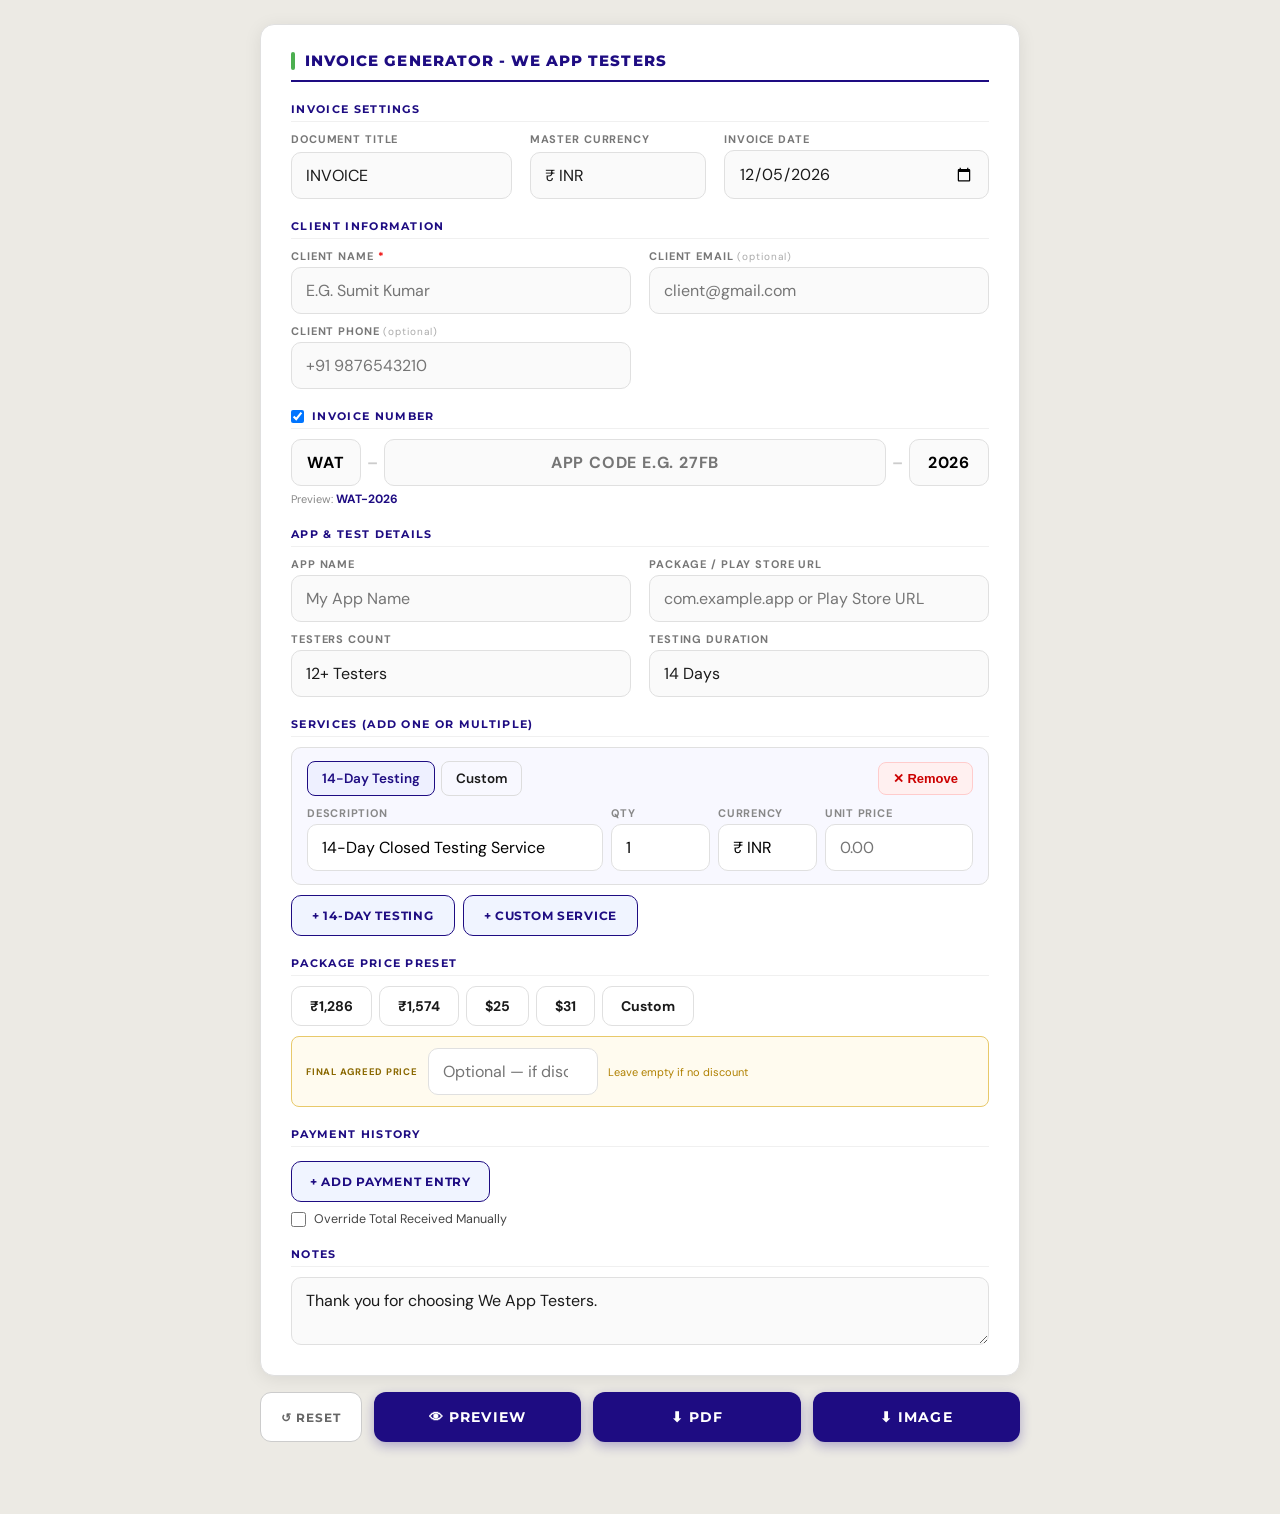
<file: index.html>
<!DOCTYPE html>
<html lang="en">
<head>
<meta charset="UTF-8">
<meta name="viewport" content="width=device-width,initial-scale=1.0">
<title>Invoice Generator - We App Testers</title>
<link rel="stylesheet" href="invoice.css?v=9">
</head>
<body>

<!-- FORM PANEL -->
<div id="form-panel">
  <h2>Invoice Generator - We App Testers</h2>

  <!-- Settings -->
  <div class="form-section">
    <div class="form-section-title">Invoice Settings</div>
    <div class="form-grid grid-3">
      <div class="form-group">
        <label>Document Title</label>
        <input id="inp-doc-title" type="text" value="INVOICE">
      </div>
      <div class="form-group">
        <label>Master Currency</label>
        <select id="inp-master-currency">
          <option value="₹">₹ INR</option>
          <option value="$">$ USD</option>
          <option value="€">€ EUR</option>
          <option value="£">£ GBP</option>
          <option value="A$">A$ AUD</option>
          <option value="C$">C$ CAD</option>
        </select>
      </div>
      <div class="form-group">
        <label>Invoice Date</label>
        <input id="inp-date" type="date">
      </div>
    </div>
  </div>

  <!-- Client Info -->
  <div class="form-section">
    <div class="form-section-title">Client Information</div>
    <div class="form-grid">
      <div class="form-group mobile-full">
        <label>Client Name <span class="required">*</span></label>
        <input id="inp-client-name" type="text" placeholder="e.g. Sumit Kumar" autocomplete="off">
      </div>
      <div class="form-group mobile-full">
        <label>Client Email <span class="optional">(optional)</span></label>
        <input id="inp-client-email" type="email" placeholder="client@gmail.com">
      </div>
      <div class="form-group mobile-full">
        <label>Client Phone <span class="optional">(optional)</span></label>
        <input id="inp-client-phone" type="text" placeholder="+91 9876543210">
      </div>
    </div>
  </div>

  <!-- Invoice Number -->
  <div class="form-section">
    <div class="form-section-title" style="display:flex; align-items:center; gap:8px;">
      <input type="checkbox" id="chk-doc-title-format" checked style="cursor:pointer;" title="Use App Code and Year as Document Title">
      Invoice Number
    </div>
    <div class="inv-num-parts">
      <input id="inp-inv-p1" type="text" value="WAT" maxlength="8"
             style="width:70px;flex:none;text-align:center">
      <span class="inv-num-sep">–</span>
      <input id="inp-inv-p2" type="text" placeholder="App Code e.g. 27FB"
             style="flex:1">
      <span class="inv-num-sep">–</span>
      <input id="inp-inv-p3" type="text" maxlength="8" placeholder="Year"
             style="width:80px;flex:none;text-align:center">
    </div>
    <div class="inv-num-preview">Preview: <strong id="inv-num-preview">WAT-2026</strong></div>
  </div>

  <!-- App Testing Details -->
  <div class="form-section">
    <div class="form-section-title">App &amp; Test Details</div>
    <div class="form-grid">
      <div class="form-group mobile-full">
        <label>App Name</label>
        <input id="inp-app-name" type="text" placeholder="My App Name">
      </div>
      <div class="form-group mobile-full">
        <label>Package / Play Store URL</label>
        <input id="inp-pkg-name" type="text"
               placeholder="com.example.app or Play Store URL">
      </div>
      <div class="form-group">
        <label>Testers Count</label>
        <input id="inp-testers" type="text" placeholder="12+ Testers" value="12+ Testers">
      </div>
      <div class="form-group">
        <label>Testing Duration</label>
        <input id="inp-duration" type="text" placeholder="14 Days" value="14 Days">
      </div>
    </div>
  </div>

  <!-- Services -->
  <div class="form-section">
    <div class="form-section-title">Services (add one or multiple)</div>
    <div id="service-list"></div>
    <div class="add-svc-row">
      <button id="btn-add-14day" class="btn-svc">+ 14-Day Testing</button>
      <button id="btn-add-custom" class="btn-svc">+ Custom Service</button>
    </div>
  </div>

  <!-- Package Price Preset -->
  <div class="form-section">
    <div class="form-section-title">Package Price Preset</div>
    <div id="preset-radios" class="preset-pills"></div>
    <div id="custom-price-wrap">
      <select id="inp-custom-currency">
        <option value="₹">₹ INR</option>
        <option value="$">$ USD</option>
      </select>
      <input id="inp-custom-price" type="number" min="0" step="0.01"
             placeholder="Enter amount">
    </div>
    <div class="agreed-row">
      <label>Final Agreed Price</label>
      <input id="inp-agreed-price" type="number" min="0" step="0.01"
             placeholder="Optional — if discount given">
      <span class="hint">Leave empty if no discount</span>
    </div>
  </div>

  <!-- Payment History -->
  <div class="form-section">
    <div class="form-section-title">
      Payment History
    </div>
    <div id="payment-list"></div>
    <button id="btn-add-payment" class="btn-add">+ Add Payment Entry</button>
    <label class="manual-toggle">
      <input type="checkbox" id="chk-manual">
      Override Total Received Manually
    </label>
    <div id="manual-field">
      <span>Total Received:</span>
      <input id="inp-manual-received" type="number" min="0" step="0.01"
             placeholder="Amount">
    </div>
  </div>

  <!-- Notes -->
  <div class="form-section">
    <div class="form-section-title">Notes</div>
    <div class="form-group">
      <textarea id="inp-notes" rows="2"></textarea>
    </div>
  </div>
</div><!-- /form-panel -->

<!-- Action Buttons -->
<div class="action-row">
  <button id="btn-reset" class="btn-reset">↺ Reset</button>
  <button id="btn-preview" class="btn-reset">👁 Preview</button>
  <button id="btn-download-pdf-main" class="btn-download-pdf" style="flex:1;">⬇ PDF</button>
  <button id="btn-download-img-main" class="btn-download-img" style="flex:1;">⬇ Image</button>
</div>

<!-- Preview Modal -->
<div id="preview-modal">
  <div class="preview-toolbar">
    <button id="btn-close-preview" class="btn-reset">✕ Close</button>
    <div style="display:flex; gap:10px; flex:1; max-width: 400px;">
      <button id="btn-download-pdf" class="btn-download-pdf" style="flex:1;">⬇ PDF</button>
      <button id="btn-download-img" class="btn-download-img" style="flex:1;">⬇ Image</button>
    </div>
  </div>
  <div class="preview-content">
    <div id="preview-wrapper">
      <iframe id="preview-frame"></iframe>
    </div>
  </div>
</div>

<!-- Datalist for Service Autofill -->
<datalist id="common-services">
  <option value="14-Day Closed Testing Service">
  <option value="App Store Optimization (ASO)">
  <option value="UI/UX Review & Feedback">
  <option value="Bug Tracking & Fixing">
  <option value="Store Listing Setup">
  <option value="Beta Tester Recruitment">
  <option value="Performance & Load Testing">
  <option value="Security Audit">
</datalist>
<script src="logo-base64.js" async></script>
<script src="invoice.js?v=8"></script>
</body>
</html>
</file>
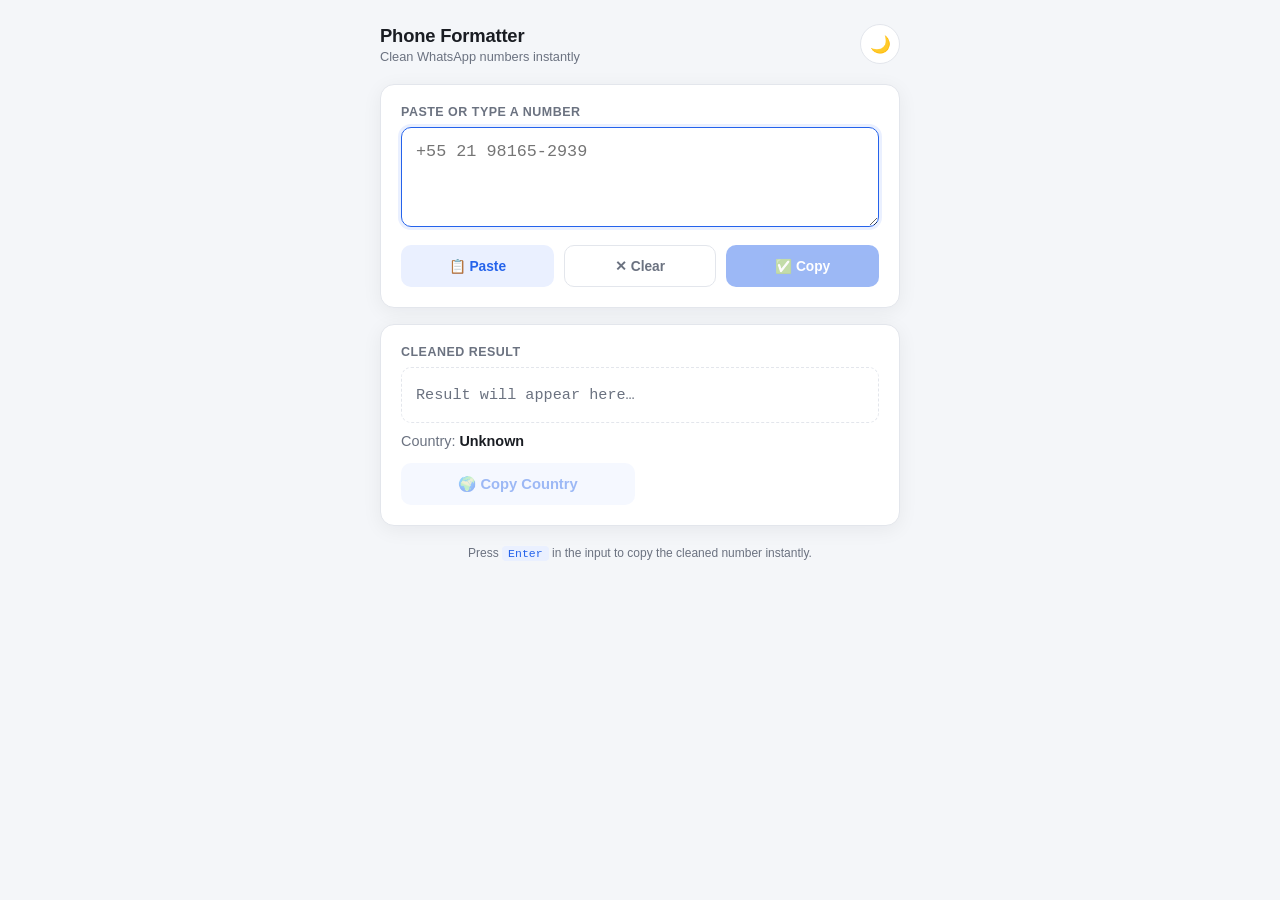
<file: number.html>
<!DOCTYPE html>
<html lang="en">
<head>
<meta charset="UTF-8">
<meta name="viewport" content="width=device-width, initial-scale=1.0">
<title>Phone Number Formatter</title>
<style>
  /* ---------- Design tokens ---------- */
  :root{
    --bg:#f4f6f9;
    --card:#ffffff;
    --text:#1a1d23;
    --muted:#6b7280;
    --border:#e3e6ec;
    --accent:#2563eb;
    --accent-hover:#1d4ed8;
    --accent-soft:#eaf0ff;
    --success:#16a34a;
    --radius:14px;
    --shadow:0 4px 20px rgba(15,23,42,0.06);
    --mono:'SFMono-Regular',Consolas,'Liberation Mono',Menlo,monospace;
  }
  [data-theme="dark"]{
    --bg:#0f1115;
    --card:#171a21;
    --text:#eef1f6;
    --muted:#9aa2b1;
    --border:#2a2e37;
    --accent:#5b8dff;
    --accent-hover:#7ba0ff;
    --accent-soft:#1c2536;
    --success:#4ade80;
    --shadow:0 4px 24px rgba(0,0,0,0.4);
  }

  *{box-sizing:border-box;}
  html,body{margin:0;padding:0;}
  body{
    background:var(--bg);
    color:var(--text);
    font-family:-apple-system,BlinkMacSystemFont,'Segoe UI',Roboto,Helvetica,Arial,sans-serif;
    min-height:100vh;
    display:flex;
    justify-content:center;
    padding:24px 16px 60px;
    transition:background .25s ease, color .25s ease;
  }

  .wrap{
    width:100%;
    max-width:520px;
  }

  header{
    display:flex;
    align-items:center;
    justify-content:space-between;
    margin-bottom:20px;
  }
  header h1{
    font-size:1.15rem;
    font-weight:700;
    margin:0;
    letter-spacing:-0.01em;
  }
  header p{
    margin:2px 0 0;
    font-size:.8rem;
    color:var(--muted);
  }

  .theme-btn{
    border:1px solid var(--border);
    background:var(--card);
    color:var(--text);
    width:40px;
    height:40px;
    border-radius:50%;
    cursor:pointer;
    display:flex;
    align-items:center;
    justify-content:center;
    font-size:1.05rem;
    transition:transform .15s ease, background .2s ease;
    flex-shrink:0;
  }
  .theme-btn:active{transform:scale(0.9);}

  .card{
    background:var(--card);
    border:1px solid var(--border);
    border-radius:var(--radius);
    box-shadow:var(--shadow);
    padding:20px;
    margin-bottom:16px;
    transition:background .25s ease, border-color .25s ease;
  }

  label{
    display:block;
    font-size:.78rem;
    font-weight:600;
    color:var(--muted);
    text-transform:uppercase;
    letter-spacing:.04em;
    margin-bottom:8px;
  }

  textarea{
    width:100%;
    min-height:100px;
    resize:vertical;
    border:1.5px solid var(--border);
    border-radius:10px;
    padding:14px;
    font-size:1.05rem;
    font-family:var(--mono);
    background:transparent;
    color:var(--text);
    outline:none;
    transition:border-color .15s ease, box-shadow .15s ease;
  }
  textarea:focus{
    border-color:var(--accent);
    box-shadow:0 0 0 3px var(--accent-soft);
  }

  .output-box{
    width:100%;
    min-height:56px;
    border-radius:10px;
    border:1.5px dashed var(--border);
    padding:14px;
    font-family:var(--mono);
    font-size:1.15rem;
    font-weight:600;
    word-break:break-all;
    color:var(--accent);
    background:var(--accent-soft);
    display:flex;
    align-items:center;
    transition:background .2s ease, border-color .2s ease;
  }
  .output-box.empty{
    color:var(--muted);
    font-weight:400;
    font-size:.95rem;
    background:transparent;
    border-style:dashed;
  }

  .country-row{
    display:flex;
    align-items:center;
    justify-content:space-between;
    margin-top:10px;
    font-size:.9rem;
    color:var(--muted);
  }
  .country-row strong{
    color:var(--text);
  }

  .btn-row{
    display:grid;
    grid-template-columns:1fr 1fr;
    gap:10px;
    margin-top:14px;
  }
  .btn-row-3{
    grid-template-columns:1fr 1fr 1fr;
  }
  .btn-row-3 .btn{
    padding:12px 6px;
    font-size:.86rem;
  }
  .btn{
    border:none;
    border-radius:10px;
    padding:12px 14px;
    font-size:.92rem;
    font-weight:600;
    cursor:pointer;
    display:flex;
    align-items:center;
    justify-content:center;
    gap:6px;
    transition:transform .12s ease, background .15s ease, opacity .15s ease;
    -webkit-tap-highlight-color:transparent;
  }
  .btn:active{transform:scale(0.96);}
  .btn-primary{
    background:var(--accent);
    color:#fff;
  }
  .btn-primary:hover{background:var(--accent-hover);}
  .btn-secondary{
    background:var(--accent-soft);
    color:var(--accent);
  }
  .btn-secondary:hover{opacity:.85;}
  .btn-ghost{
    background:transparent;
    color:var(--muted);
    border:1.5px solid var(--border);
  }
  .btn-ghost:hover{color:var(--text);border-color:var(--muted);}
  .btn:disabled{
    opacity:.45;
    cursor:not-allowed;
    transform:none;
  }

  .toast{
    position:fixed;
    left:50%;
    bottom:28px;
    transform:translateX(-50%) translateY(20px);
    background:var(--success);
    color:#fff;
    padding:10px 18px;
    border-radius:999px;
    font-size:.85rem;
    font-weight:600;
    opacity:0;
    pointer-events:none;
    transition:opacity .18s ease, transform .18s ease;
    box-shadow:0 6px 20px rgba(0,0,0,0.2);
    z-index:100;
  }
  .toast.show{
    opacity:1;
    transform:translateX(-50%) translateY(0);
  }

  .hint{
    font-size:.75rem;
    color:var(--muted);
    text-align:center;
    margin-top:18px;
    line-height:1.5;
  }
  kbd{
    background:var(--accent-soft);
    color:var(--accent);
    border-radius:4px;
    padding:1px 6px;
    font-family:var(--mono);
    font-size:.72rem;
  }
</style>
</head>
<body>

<div class="wrap">
  <header>
    <div>
      <h1>Phone Formatter</h1>
      <p>Clean WhatsApp numbers instantly</p>
    </div>
    <button class="theme-btn" id="themeToggle" title="Toggle dark mode" aria-label="Toggle dark mode">🌙</button>
  </header>

  <!-- Input card -->
  <div class="card">
    <label for="input">Paste or type a number</label>
    <textarea id="input" placeholder="+55 21 98165-2939" autofocus autocomplete="off" spellcheck="false"></textarea>
    <div class="btn-row btn-row-3">
      <button class="btn btn-secondary" id="pasteBtn">📋 Paste</button>
      <button class="btn btn-ghost" id="clearBtn">✕ Clear</button>
      <button class="btn btn-primary" id="copyNumberBtn" disabled>✅ Copy</button>
    </div>
  </div>

  <!-- Output card -->
  <div class="card">
    <label for="output">Cleaned result</label>
    <div class="output-box empty" id="output">Result will appear here…</div>

    <div class="country-row">
      <span>Country: <strong id="country">Unknown</strong></span>
    </div>

    <div class="btn-row">
      <button class="btn btn-secondary" id="copyCountryBtn" disabled>🌍 Copy Country</button>
    </div>
  </div>

  <p class="hint">Press <kbd>Enter</kbd> in the input to copy the cleaned number instantly.</p>
</div>

<div class="toast" id="toast">Copied!</div>

<script>
/* =====================================================================
   Phone Number Formatter — vanilla JS, no dependencies, works offline.
   ===================================================================== */

/* ---------- 1. Country calling-code table ----------
   Sorted by code length (longest first) so we always match the most
   specific prefix first (e.g. +1 vs +1242 for Bahamas). */
const COUNTRY_CODES = [
  // 4-digit / longer codes (rare, but checked first)
  ["1876","Jamaica"], ["1869","Saint Kitts and Nevis"], ["1868","Trinidad and Tobago"],
  ["1849","Dominican Republic"], ["1829","Dominican Republic"], ["1809","Dominican Republic"],
  ["1787","Puerto Rico"], ["1784","Saint Vincent and the Grenadines"], ["1767","Dominica"],
  ["1758","Saint Lucia"], ["1721","Sint Maarten"], ["1684","American Samoa"],
  ["1671","Guam"], ["1670","Northern Mariana Islands"], ["1664","Montserrat"],
  ["1649","Turks and Caicos"], ["1473","Grenada"], ["1441","Bermuda"],
  ["1345","Cayman Islands"], ["1340","U.S. Virgin Islands"], ["1284","British Virgin Islands"],
  ["1268","Antigua and Barbuda"], ["1264","Anguilla"], ["1246","Barbados"],
  ["1242","Bahamas"],
  // 3-digit codes
  ["995","Georgia"], ["994","Azerbaijan"], ["993","Turkmenistan"], ["992","Tajikistan"],
  ["977","Nepal"], ["976","Mongolia"], ["975","Bhutan"], ["974","Qatar"],
  ["973","Bahrain"], ["972","Israel"], ["971","United Arab Emirates"], ["970","Palestine"],
  ["968","Oman"], ["967","Yemen"], ["966","Saudi Arabia"], ["965","Kuwait"],
  ["964","Iraq"], ["963","Syria"], ["962","Jordan"], ["961","Lebanon"], ["960","Maldives"],
  ["886","Taiwan"], ["880","Bangladesh"], ["856","Laos"], ["855","Cambodia"],
  ["853","Macau"], ["852","Hong Kong"], ["850","North Korea"],
  ["692","Marshall Islands"], ["691","Micronesia"], ["690","Tokelau"], ["689","French Polynesia"],
  ["688","Tuvalu"], ["687","New Caledonia"], ["686","Kiribati"], ["685","Samoa"],
  ["684","American Samoa"], ["683","Niue"], ["682","Cook Islands"], ["681","Wallis and Futuna"],
  ["680","Palau"], ["679","Fiji"], ["678","Vanuatu"], ["677","Solomon Islands"],
  ["676","Tonga"], ["675","Papua New Guinea"], ["674","Nauru"], ["673","Brunei"],
  ["672","Norfolk Island"], ["670","Timor-Leste"],
  ["599","Curaçao"], ["598","Uruguay"], ["597","Suriname"], ["596","Martinique"],
  ["595","Paraguay"], ["594","French Guiana"], ["593","Ecuador"], ["592","Guyana"],
  ["591","Bolivia"], ["590","Guadeloupe"], ["509","Haiti"], ["508","Saint Pierre and Miquelon"],
  ["507","Panama"], ["506","Costa Rica"], ["505","Nicaragua"], ["504","Honduras"],
  ["503","El Salvador"], ["502","Guatemala"], ["501","Belize"], ["500","Falkland Islands"],
  ["423","Liechtenstein"], ["421","Slovakia"], ["420","Czech Republic"],
  ["389","North Macedonia"], ["387","Bosnia and Herzegovina"], ["386","Slovenia"],
  ["385","Croatia"], ["382","Montenegro"], ["381","Serbia"], ["380","Ukraine"],
  ["378","San Marino"], ["377","Monaco"], ["376","Andorra"], ["375","Belarus"],
  ["374","Armenia"], ["373","Moldova"], ["372","Estonia"], ["371","Latvia"], ["370","Lithuania"],
  ["359","Bulgaria"], ["358","Finland"], ["357","Cyprus"], ["356","Malta"],
  ["355","Albania"], ["354","Iceland"], ["353","Ireland"], ["352","Luxembourg"], ["351","Portugal"],
  ["298","Faroe Islands"], ["297","Aruba"], ["291","Eritrea"], ["290","Saint Helena"],
  ["269","Comoros"], ["268","Eswatini"], ["267","Botswana"], ["266","Lesotho"],
  ["265","Malawi"], ["264","Namibia"], ["263","Zimbabwe"], ["262","Réunion/Mayotte"],
  ["261","Madagascar"], ["260","Zambia"], ["258","Mozambique"], ["257","Burundi"],
  ["256","Uganda"], ["255","Tanzania"], ["254","Kenya"], ["253","Djibouti"],
  ["252","Somalia"], ["251","Ethiopia"], ["250","Rwanda"], ["249","Sudan"],
  ["248","Seychelles"], ["247","Ascension Island"], ["246","Diego Garcia"], ["245","Guinea-Bissau"],
  ["244","Angola"], ["243","DR Congo"], ["242","Republic of the Congo"], ["241","Gabon"],
  ["240","Equatorial Guinea"], ["239","São Tomé and Príncipe"], ["238","Cabo Verde"],
  ["237","Cameroon"], ["236","Central African Republic"], ["235","Chad"], ["234","Nigeria"],
  ["233","Ghana"], ["232","Sierra Leone"], ["231","Liberia"], ["230","Mauritius"],
  ["229","Benin"], ["228","Togo"], ["227","Niger"], ["226","Burkina Faso"],
  ["225","Ivory Coast"], ["224","Guinea"], ["223","Mali"], ["222","Mauritania"],
  ["221","Senegal"], ["220","Gambia"], ["218","Libya"], ["216","Tunisia"],
  ["213","Algeria"], ["212","Morocco"], ["211","South Sudan"],
  // 2-digit codes
  ["98","Iran"], ["95","Myanmar"], ["94","Sri Lanka"], ["93","Afghanistan"],
  ["92","Pakistan"], ["91","India"], ["90","Turkey"], ["86","China"], ["84","Vietnam"],
  ["82","South Korea"], ["81","Japan"], ["66","Thailand"], ["65","Singapore"],
  ["64","New Zealand"], ["63","Philippines"], ["62","Indonesia"], ["61","Australia"],
  ["60","Malaysia"], ["58","Venezuela"], ["57","Colombia"], ["56","Chile"],
  ["55","Brazil"], ["54","Argentina"], ["53","Cuba"], ["52","Mexico"], ["51","Peru"],
  ["49","Germany"], ["48","Poland"], ["47","Norway"], ["46","Sweden"], ["45","Denmark"],
  ["44","United Kingdom"], ["43","Austria"], ["41","Switzerland"], ["40","Romania"],
  ["39","Italy"], ["36","Hungary"], ["34","Spain"], ["33","France"], ["32","Belgium"],
  ["31","Netherlands"], ["30","Greece"], ["27","South Africa"], ["20","Egypt"],
  // 1-digit codes (checked last — least specific)
  ["7","Russia/Kazakhstan"], ["1","United States/Canada"]
];

// Pre-sort by code length descending, just in case the list above is edited.
COUNTRY_CODES.sort((a,b)=> b[0].length - a[0].length);

/* ---------- 2. Core cleaning logic ---------- */
function cleanNumber(raw){
  if(!raw) return "";
  // Keep a leading "+" only if present, strip everything except digits otherwise.
  const hasPlus = raw.trim().startsWith("+");
  const digitsOnly = raw.replace(/\D/g, ""); // remove all non-digit chars
  return (hasPlus ? "+" : "") + digitsOnly;
}

function detectCountry(cleaned){
  if(!cleaned.startsWith("+")) return "Unknown";
  const digits = cleaned.slice(1);
  for(const [code, name] of COUNTRY_CODES){
    if(digits.startsWith(code)) return name;
  }
  return "Unknown";
}

/* ---------- 3. DOM references ---------- */
const inputEl        = document.getElementById("input");
const outputEl        = document.getElementById("output");
const countryEl       = document.getElementById("country");
const pasteBtn        = document.getElementById("pasteBtn");
const clearBtn        = document.getElementById("clearBtn");
const copyNumberBtn   = document.getElementById("copyNumberBtn");
const copyCountryBtn  = document.getElementById("copyCountryBtn");
const themeToggle     = document.getElementById("themeToggle");
const toast           = document.getElementById("toast");

let currentCleaned = "";
let currentCountry = "Unknown";

/* ---------- 4. Live formatting (instant, on every keystroke) ---------- */
function update(){
  const raw = inputEl.value;
  currentCleaned = cleanNumber(raw);
  currentCountry = detectCountry(currentCleaned);

  if(currentCleaned){
    outputEl.textContent = currentCleaned;
    outputEl.classList.remove("empty");
    copyNumberBtn.disabled = false;
  }else{
    outputEl.textContent = "Result will appear here…";
    outputEl.classList.add("empty");
    copyNumberBtn.disabled = true;
  }

  countryEl.textContent = currentCountry;
  copyCountryBtn.disabled = (currentCountry === "Unknown");
}

inputEl.addEventListener("input", update);

/* ---------- 5. Toast helper ---------- */
let toastTimer = null;
function showToast(msg){
  toast.textContent = msg;
  toast.classList.add("show");
  clearTimeout(toastTimer);
  toastTimer = setTimeout(()=> toast.classList.remove("show"), 500);
}

/* ---------- 6. Clipboard actions ---------- */
pasteBtn.addEventListener("click", async ()=>{
  try{
    const text = await navigator.clipboard.readText();
    inputEl.value = text;
    update();
    inputEl.focus();
    await autoCopyAfterPaste();
  }catch(err){
    showToast("Clipboard blocked");
  }
});

/* Auto-copy the cleaned result right after any paste (button or Ctrl+V). */
async function autoCopyAfterPaste(){
  if(!currentCleaned) return;
  try{
    await navigator.clipboard.writeText(currentCleaned);
    showToast("Copied!");
  }catch(err){
    // Silently ignore — clipboard write may be blocked in some contexts.
  }
}

/* Also catch native paste (Ctrl+V / long-press paste on mobile) directly
   on the textarea. We intercept it so the OLD value is always fully
   cleared first and replaced by ONLY the newly pasted text — never
   inserted alongside old content. */
inputEl.addEventListener("paste", (e)=>{
  e.preventDefault(); // stop the browser's default insert-at-cursor paste
  const pasted = (e.clipboardData || window.clipboardData).getData("text");
  inputEl.value = pasted; // full replace: old content is gone
  update();
  autoCopyAfterPaste();
});

copyNumberBtn.addEventListener("click", async ()=>{
  if(!currentCleaned) return;
  try{
    await navigator.clipboard.writeText(currentCleaned);
    showToast("Copied!");
  }catch(err){
    showToast("Copy failed");
  }
});

copyCountryBtn.addEventListener("click", async ()=>{
  if(currentCountry === "Unknown") return;
  try{
    await navigator.clipboard.writeText(currentCountry);
    showToast("Copied!");
  }catch(err){
    showToast("Copy failed");
  }
});

clearBtn.addEventListener("click", ()=>{
  inputEl.value = "";
  update();
  inputEl.focus();
});

/* ---------- 7. Enter key = copy cleaned number ---------- */
inputEl.addEventListener("keydown", (e)=>{
  if(e.key === "Enter"){
    e.preventDefault(); // avoid newline in textarea
    copyNumberBtn.click();
  }
});

/* ---------- 8. Dark mode toggle (cached via localStorage) ---------- */
const THEME_KEY = "phoneFormatterTheme";

function applyTheme(theme){
  if(theme === "dark"){
    document.documentElement.setAttribute("data-theme","dark");
    themeToggle.textContent = "☀️";
  }else{
    document.documentElement.removeAttribute("data-theme");
    themeToggle.textContent = "🌙";
  }
}

function initTheme(){
  const saved = localStorage.getItem(THEME_KEY);
  if(saved){
    applyTheme(saved);
  }else{
    // Respect OS preference on first visit, but still default to light per spec.
    applyTheme("light");
  }
}

themeToggle.addEventListener("click", ()=>{
  const isDark = document.documentElement.getAttribute("data-theme") === "dark";
  const next = isDark ? "light" : "dark";
  applyTheme(next);
  localStorage.setItem(THEME_KEY, next);
});

/* ---------- 9. Init ---------- */
initTheme();
inputEl.focus();
update();
</script>
</body>
</html>
</file>
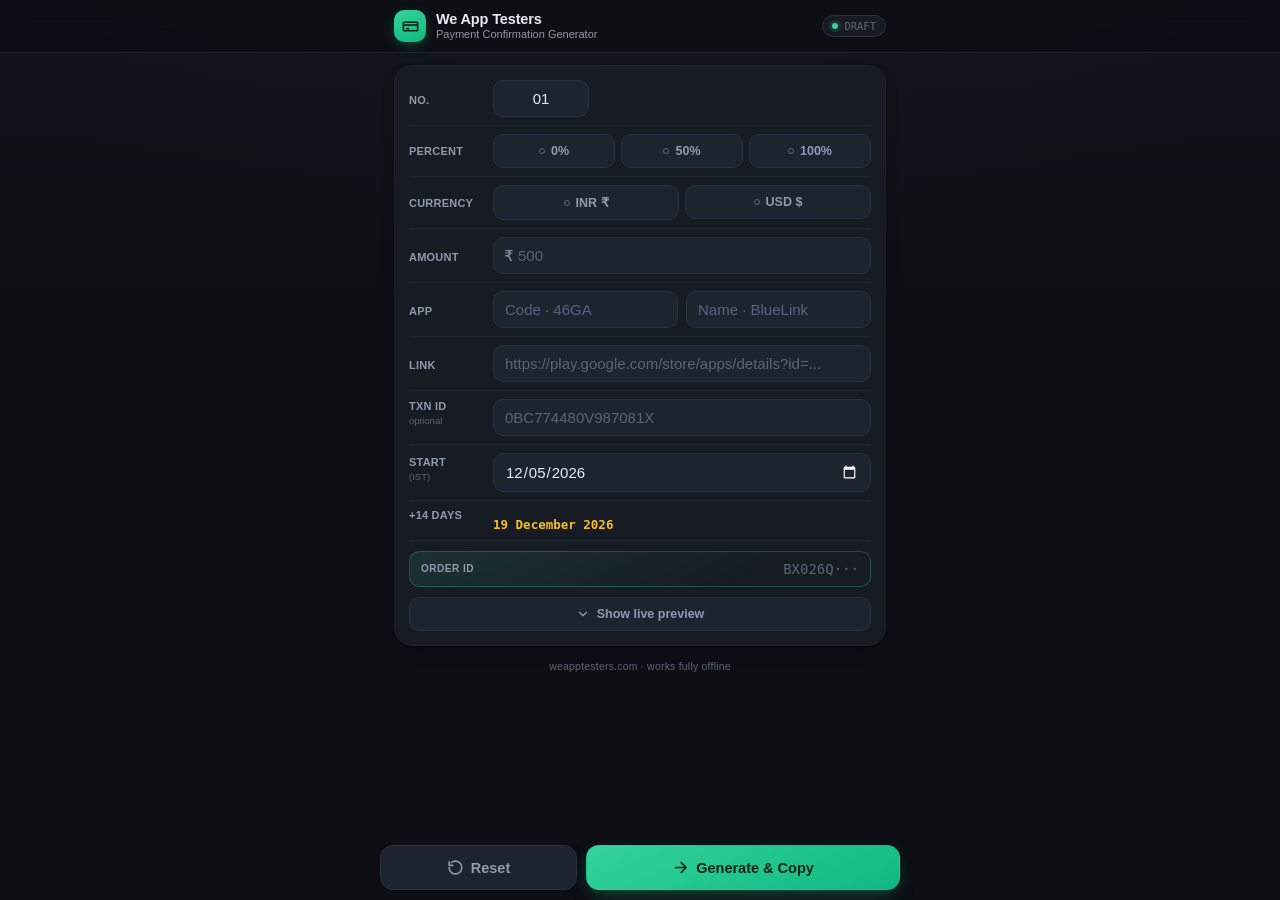
<file: payment-confirmation-generator-1.html>
<!DOCTYPE html>
<html lang="en">
<head>
<meta charset="UTF-8">
<meta name="viewport" content="width=device-width, initial-scale=1.0, viewport-fit=cover">
<title>Payment Confirmation Generator · We App Testers</title>
<meta name="theme-color" content="#0f1115">
<style>
/* ==========================================================================
   TOKENS — We App Testers · Payment Confirmation Generator
   Dense, single-screen entry flow: fields ordered exactly as they read out
   loud, tight vertical rhythm, receipt-style live preview tucked behind a
   toggle so the form itself stays on one screen.
   ========================================================================== */
:root{
  --bg:#0d0f14;
  --bg-grad:#11141b;
  --surface:#171b24;
  --surface-2:#1e2330;
  --surface-3:#262c3c;
  --border:#2a3040;
  --border-soft:#20242f;
  --text:#e9ebf2;
  --text-muted:#9399ad;
  --text-faint:#5c6377;
  --accent:#34d399;
  --accent-strong:#10b981;
  --accent-dim:rgba(52,211,153,.13);
  --accent-2:#fbbf24;
  --danger:#f87171;
  --danger-dim:rgba(248,113,113,.13);
  --radius-lg:18px;
  --radius-md:13px;
  --radius-sm:10px;
  --shadow-card:0 1px 2px rgba(0,0,0,.4), 0 8px 20px -12px rgba(0,0,0,.55);
  --font-display:-apple-system,BlinkMacSystemFont,'Segoe UI',Roboto,'Helvetica Neue',Arial,sans-serif;
  --font-body:-apple-system,BlinkMacSystemFont,'Segoe UI',Roboto,'Helvetica Neue',Arial,sans-serif;
  --font-mono:ui-monospace,'SF Mono','Cascadia Mono','Roboto Mono','JetBrains Mono',Consolas,monospace;
  --safe-b:env(safe-area-inset-bottom,0px);
}

*{box-sizing:border-box;}
html,body{margin:0;padding:0;}
body{
  background:
    radial-gradient(1200px 600px at 50% -10%, #16192280 0%, transparent 60%),
    linear-gradient(180deg,var(--bg-grad),var(--bg) 300px);
  color:var(--text);
  font-family:var(--font-body);
  -webkit-font-smoothing:antialiased;
  min-height:100vh;
  padding-bottom:calc(84px + var(--safe-b));
}
::selection{background:var(--accent-dim);color:var(--accent);}
:focus-visible{outline:2px solid var(--accent);outline-offset:2px;border-radius:8px;}

@media (prefers-reduced-motion: reduce){
  *{animation-duration:.001ms !important;animation-iteration-count:1 !important;transition-duration:.001ms !important;}
}

.wrap{max-width:520px;margin:0 auto;padding:0 14px;}

/* ---------- Header ---------- */
.topbar{
  position:sticky;top:0;z-index:20;
  background:rgba(13,15,20,.85);
  backdrop-filter:blur(14px) saturate(140%);
  -webkit-backdrop-filter:blur(14px) saturate(140%);
  border-bottom:1px solid var(--border-soft);
}
.topbar-inner{
  max-width:520px;margin:0 auto;padding:10px 14px;
  display:flex;align-items:center;gap:10px;
}
.brand-mark{
  width:32px;height:32px;border-radius:10px;flex:0 0 auto;
  background:linear-gradient(155deg,var(--accent) 0%,var(--accent-strong) 100%);
  display:flex;align-items:center;justify-content:center;
  box-shadow:0 4px 14px -4px rgba(16,185,129,.55);
}
.brand-mark svg{width:17px;height:17px;}
.brand-text{line-height:1.1;}
.brand-text .title{font-family:var(--font-display);font-weight:700;font-size:14.5px;letter-spacing:-.01em;}
.brand-text .subtitle{font-size:11px;color:var(--text-muted);margin-top:0;}
.status-dot{
  margin-left:auto;display:flex;align-items:center;gap:6px;
  font-size:10.5px;color:var(--text-faint);font-family:var(--font-mono);
  padding:4px 9px;border:1px solid var(--border);border-radius:999px;background:var(--surface);
}
.status-dot i{width:6px;height:6px;border-radius:50%;background:var(--accent);box-shadow:0 0 0 3px var(--accent-dim);animation:pulse 2.4s ease-in-out infinite;}
@keyframes pulse{0%,100%{opacity:1;}50%{opacity:.35;}}

/* ---------- Form card: everything lives here, tightly packed ---------- */
.form-card{
  background:var(--surface);
  border:1px solid var(--border-soft);
  border-radius:var(--radius-lg);
  box-shadow:var(--shadow-card);
  padding:14px;
  margin-top:12px;
}
.frow{
  display:flex;align-items:flex-end;gap:10px;
  padding:8px 0;
  border-bottom:1px solid var(--border-soft);
}
.frow:first-child{padding-top:0;}
.frow:last-child{border-bottom:none;padding-bottom:0;}
.frow-label{
  flex:0 0 auto;
  width:74px;
  font-size:11px;font-weight:700;color:var(--text-muted);
  letter-spacing:.02em;text-transform:uppercase;
  padding-bottom:9px;
  line-height:1.25;
}
.frow-label .opt{display:block;font-weight:400;text-transform:none;color:var(--text-faint);font-size:9.5px;letter-spacing:0;margin-top:1px;}
.frow-body{flex:1;min-width:0;}

/* ---------- Fields ---------- */
.input{
  width:100%;
  background:var(--surface-2);
  border:1px solid var(--border);
  color:var(--text);
  font-size:15px;
  font-family:var(--font-body);
  padding:9px 11px;
  border-radius:var(--radius-sm);
  transition:border-color .15s ease, background .15s ease, box-shadow .15s ease;
  appearance:none;-webkit-appearance:none;
}
.input::placeholder{color:var(--text-faint);}
.input:focus{
  border-color:var(--accent);background:var(--surface-3);
  box-shadow:0 0 0 3px var(--accent-dim);outline:none;
}
.input.has-error{border-color:var(--danger);box-shadow:0 0 0 3px var(--danger-dim);}
.input[type=date]{color-scheme:dark;}
.input.compact{max-width:96px;text-align:center;font-variant-numeric:tabular-nums;}
.prefix-input{position:relative;}
.prefix-input .prefix{
  position:absolute;left:11px;top:50%;transform:translateY(-50%);
  color:var(--text-muted);font-size:15px;pointer-events:none;
}
.prefix-input .input{padding-left:24px;}
.two-col{display:grid;grid-template-columns:1fr 1fr;gap:8px;}

/* ---------- Radio chip groups ---------- */
.chip-group{display:flex;gap:6px;flex-wrap:wrap;}
.chip-group .chip{flex:1 1 0;min-width:0;}
.chip{position:relative;}
.chip input{position:absolute;opacity:0;width:0;height:0;}
.chip label{
  display:flex;align-items:center;justify-content:center;gap:6px;
  padding:9px 6px;
  border:1.5px solid var(--border);
  background:var(--surface-2);
  border-radius:var(--radius-sm);
  font-size:12.5px;font-weight:600;color:var(--text-muted);
  cursor:pointer;user-select:none;text-align:center;
  transition:border-color .15s ease, background .15s ease, color .15s ease, transform .1s ease;
  white-space:nowrap;
}
.chip label .dot{
  width:6px;height:6px;border-radius:50%;border:1.5px solid var(--text-faint);
  flex:0 0 auto;transition:all .15s ease;
}
.chip input:checked + label{border-color:var(--accent);background:var(--accent-dim);color:var(--accent);}
.chip input:checked + label .dot{border-color:var(--accent);background:var(--accent);box-shadow:0 0 0 3px var(--accent-dim);}
.chip input:focus-visible + label{outline:2px solid var(--accent);outline-offset:2px;}
.chip label:active{transform:scale(.96);}

/* Payment number row is the one explicitly asked to shrink */
.payno-row .frow-body{display:flex;align-items:center;gap:10px;}

/* ---------- Dynamic method row ---------- */
#methodRow{
  overflow:hidden;max-height:0;opacity:0;
  transition:max-height .28s ease, opacity .24s ease, padding .28s ease;
  padding:0;border-bottom:none;
}
#methodRow.expanded{max-height:80px;opacity:1;padding:8px 0;border-bottom:1px solid var(--border-soft);}

/* ---------- Computed row (order id / apply4production) ---------- */
.computed-row{display:flex;align-items:center;justify-content:space-between;gap:8px;}
.computed-row .v{font-family:var(--font-mono);font-size:12.5px;color:var(--accent-2);font-weight:600;text-align:right;word-break:break-all;}
.computed-row .v.empty{color:var(--text-faint);font-weight:400;}
.order-strip{
  margin-top:10px;padding:9px 11px;border-radius:var(--radius-sm);
  background:linear-gradient(155deg,var(--accent-dim),transparent 75%);
  border:1px solid rgba(52,211,153,.28);
  display:flex;align-items:center;justify-content:space-between;gap:8px;
}
.order-strip .k{font-size:10px;letter-spacing:.05em;text-transform:uppercase;color:var(--text-muted);font-weight:700;}
.order-strip .v{font-family:var(--font-mono);font-size:14px;font-weight:700;color:var(--accent);word-break:break-all;text-align:right;}
.order-strip .v.empty{color:var(--text-faint);font-weight:400;}

/* ---------- Preview toggle + collapsible receipt ---------- */
.preview-toggle{
  width:100%;margin-top:10px;
  display:flex;align-items:center;justify-content:center;gap:7px;
  background:var(--surface-2);border:1px solid var(--border);
  color:var(--text-muted);font-family:var(--font-display);font-weight:700;font-size:12.5px;
  padding:9px;border-radius:var(--radius-sm);cursor:pointer;
  -webkit-tap-highlight-color:transparent;
}
.preview-toggle svg{width:14px;height:14px;transition:transform .2s ease;}
.preview-toggle.open svg{transform:rotate(180deg);}
.preview-toggle:active{transform:scale(.98);}

.preview-collapse{
  overflow:hidden;max-height:0;opacity:0;
  transition:max-height .32s ease, opacity .26s ease, margin .32s ease;
}
.preview-collapse.open{max-height:520px;opacity:1;margin-top:10px;}

.receipt{
  position:relative;background:#0f1218;border:1px solid var(--border-soft);
  border-radius:14px;box-shadow:var(--shadow-card);padding:18px 16px 20px;
}
.receipt::before, .receipt::after{
  content:"";position:absolute;left:0;right:0;height:10px;
  background:
    linear-gradient(135deg,transparent 50%, var(--bg) 50%) 0 0/12px 12px repeat-x,
    linear-gradient(-135deg,transparent 50%, var(--bg) 50%) 0 0/12px 12px repeat-x;
  background-position:0 0, 6px 0;
}
.receipt::before{top:-1px;transform:scaleY(-1);}
.receipt::after{bottom:-1px;}
.receipt-body{
  font-family:var(--font-mono);font-size:12px;line-height:1.6;color:#d7dbe6;
  white-space:pre-wrap;word-break:break-word;max-height:320px;overflow-y:auto;
}
.receipt-body::-webkit-scrollbar{width:6px;}
.receipt-body::-webkit-scrollbar-thumb{background:var(--surface-3);border-radius:6px;}

/* ---------- Action bar ---------- */
.actionbar{
  position:fixed;left:0;right:0;bottom:0;z-index:30;
  padding:10px 14px calc(10px + var(--safe-b));
  background:linear-gradient(180deg, rgba(13,15,20,0) 0%, rgba(13,15,20,.94) 24%, rgba(13,15,20,.98) 100%);
}
.actionbar-inner{max-width:520px;margin:0 auto;display:flex;gap:9px;}
.btn{
  flex:1;display:flex;align-items:center;justify-content:center;gap:7px;
  font-family:var(--font-display);font-weight:700;font-size:14.5px;
  padding:13px 14px;border-radius:13px;border:1px solid transparent;
  cursor:pointer;transition:transform .12s ease, filter .15s ease, background .15s ease;
  -webkit-tap-highlight-color:transparent;
}
.btn:active{transform:scale(.97);}
.btn svg{width:17px;height:17px;}
.btn-primary{
  background:linear-gradient(155deg,var(--accent) 0%, var(--accent-strong) 100%);
  color:#06251a;flex:1.7;box-shadow:0 6px 18px -6px rgba(16,185,129,.55);
}
.btn-ghost{background:var(--surface-2);border-color:var(--border);color:var(--text-muted);}
.btn-ghost:hover{color:var(--text);border-color:var(--text-faint);}

/* ---------- Toast ---------- */
.toast{
  position:fixed;left:50%;bottom:86px;transform:translate(-50%,16px);
  z-index:50;display:flex;align-items:center;gap:9px;
  background:#0e2a1f;color:var(--accent);border:1px solid rgba(52,211,153,.4);
  padding:11px 17px;border-radius:999px;font-family:var(--font-display);font-weight:700;font-size:13px;
  box-shadow:0 10px 30px -8px rgba(16,185,129,.5);
  opacity:0;pointer-events:none;transition:opacity .25s ease, transform .25s ease;
}
.toast.show{opacity:1;transform:translate(-50%,0);pointer-events:auto;}
.toast.error{background:#2a1414;color:var(--danger);border-color:rgba(248,113,113,.4);box-shadow:0 10px 30px -8px rgba(248,113,113,.45);}
.toast svg{width:16px;height:16px;flex:0 0 auto;}

.foot-note{text-align:center;color:var(--text-faint);font-size:10.5px;margin:14px 0 4px;letter-spacing:.02em;}

@media (max-width:360px){
  .frow-label{width:62px;font-size:10px;}
  .chip label{font-size:11.5px;padding:8px 4px;}
}
</style>
</head>
<body>

<header class="topbar">
  <div class="topbar-inner">
    <div class="brand-mark">
      <svg viewBox="0 0 24 24" fill="none" stroke="#06251a" stroke-width="2.4" stroke-linecap="round" stroke-linejoin="round">
        <path d="M3 10h18M7 15h2M3 6h18a1 1 0 0 1 1 1v10a1 1 0 0 1-1 1H3a1 1 0 0 1-1-1V7a1 1 0 0 1 1-1Z"/>
      </svg>
    </div>
    <div class="brand-text">
      <div class="title">We App Testers</div>
      <div class="subtitle">Payment Confirmation Generator</div>
    </div>
    <div class="status-dot"><i></i>DRAFT</div>
  </div>
</header>

<main class="wrap">
  <div class="form-card">

    <!-- 1. Payment Number -->
    <div class="frow payno-row">
      <div class="frow-label">No.</div>
      <div class="frow-body">
        <input class="input compact" id="paymentNumber" type="text" inputmode="numeric" value="01" maxlength="6">
      </div>
    </div>

    <!-- 2. Payment percentage -->
    <div class="frow">
      <div class="frow-label">Percent</div>
      <div class="frow-body">
        <div class="chip-group" id="statusGroup">
          <div class="chip"><input type="radio" name="status" id="status0" value="0"><label for="status0"><span class="dot"></span>0%</label></div>
          <div class="chip"><input type="radio" name="status" id="status50" value="50"><label for="status50"><span class="dot"></span>50%</label></div>
          <div class="chip"><input type="radio" name="status" id="status100" value="100"><label for="status100"><span class="dot"></span>100%</label></div>
        </div>
      </div>
    </div>

    <!-- 3. Currency -->
    <div class="frow">
      <div class="frow-label">Currency</div>
      <div class="frow-body">
        <div class="chip-group" id="currencyGroup">
          <div class="chip"><input type="radio" name="currency" id="curINR" value="INR"><label for="curINR"><span class="dot"></span>INR ₹</label></div>
          <div class="chip"><input type="radio" name="currency" id="curUSD" value="USD"><label for="curUSD"><span class="dot"></span>USD $</label></div>
        </div>
      </div>
    </div>

    <!-- 4. Amount -->
    <div class="frow">
      <div class="frow-label">Amount</div>
      <div class="frow-body">
        <div class="prefix-input">
          <span class="prefix" id="amountPrefix">₹</span>
          <input class="input" id="amount" type="number" inputmode="decimal" min="0" step="0.01" placeholder="500">
        </div>
      </div>
    </div>

    <!-- 5. Payment method (dynamic) -->
    <div class="frow" id="methodRow">
      <div class="frow-label">Method</div>
      <div class="frow-body">
        <div class="chip-group" id="methodGroupINR" style="display:none;">
          <div class="chip"><input type="radio" name="method" id="mCBI" value="CBI UPI"><label for="mCBI"><span class="dot"></span>CBI UPI</label></div>
          <div class="chip"><input type="radio" name="method" id="mSBI" value="SBI UPI"><label for="mSBI"><span class="dot"></span>SBI UPI</label></div>
          <div class="chip"><input type="radio" name="method" id="mFINO" value="FINO UPI"><label for="mFINO"><span class="dot"></span>FINO UPI</label></div>
        </div>
        <div class="chip-group" id="methodGroupUSD" style="display:none;">
          <div class="chip"><input type="radio" name="method" id="mPayPal" value="PayPal"><label for="mPayPal"><span class="dot"></span>PayPal</label></div>
          <div class="chip"><input type="radio" name="method" id="mBinance" value="Binance"><label for="mBinance"><span class="dot"></span>Binance</label></div>
        </div>
      </div>
    </div>

    <!-- 6. App Code + App Name -->
    <div class="frow">
      <div class="frow-label">App</div>
      <div class="frow-body">
        <div class="two-col">
          <input class="input" id="appCode" type="text" placeholder="Code · 46GA" autocomplete="off" autocapitalize="characters" maxlength="12">
          <input class="input" id="appName" type="text" placeholder="Name · BlueLink" autocomplete="off">
        </div>
      </div>
    </div>

    <!-- 7. Play Store Link -->
    <div class="frow">
      <div class="frow-label">Link</div>
      <div class="frow-body">
        <input class="input" id="playLink" type="url" placeholder="https://play.google.com/store/apps/details?id=..." autocomplete="off" autocapitalize="off">
      </div>
    </div>

    <!-- Transaction ID (optional, out of the quick-flow order on purpose) -->
    <div class="frow">
      <div class="frow-label">Txn ID <span class="opt">optional</span></div>
      <div class="frow-body">
        <input class="input" id="transactionId" type="text" placeholder="0BC774480V987081X" autocomplete="off" autocapitalize="characters">
      </div>
    </div>

    <!-- 8. Start Date — defaults to today (IST), editable -->
    <div class="frow">
      <div class="frow-label">Start <span class="opt">(IST)</span></div>
      <div class="frow-body">
        <input class="input" id="startDate" type="date">
      </div>
    </div>

    <!-- Computed: Apply4production -->
    <div class="frow">
      <div class="frow-label">+14 days</div>
      <div class="frow-body computed-row">
        <span class="v empty" id="apply4prodValue">—</span>
      </div>
    </div>

    <!-- Auto Order ID -->
    <div class="order-strip">
      <span class="k">Order ID</span>
      <span class="v empty" id="orderIdValue">BX026Q···</span>
    </div>

    <!-- Preview toggle -->
    <button class="preview-toggle" id="previewToggle" type="button">
      <svg viewBox="0 0 24 24" fill="none" stroke="currentColor" stroke-width="2" stroke-linecap="round" stroke-linejoin="round"><path d="M6 9l6 6 6-6"/></svg>
      Show live preview
    </button>
    <div class="preview-collapse" id="previewCollapse">
      <div class="receipt">
        <div class="receipt-body" id="previewBody">Fill in the form to build the confirmation…</div>
      </div>
    </div>

  </div>

  <div class="foot-note">weapptesters.com · works fully offline</div>
</main>

<div class="actionbar">
  <div class="actionbar-inner">
    <button class="btn btn-ghost" id="resetBtn" type="button">
      <svg viewBox="0 0 24 24" fill="none" stroke="currentColor" stroke-width="2.2" stroke-linecap="round" stroke-linejoin="round"><path d="M3 12a9 9 0 1 0 3-6.7"/><path d="M3 4v5h5"/></svg>
      Reset
    </button>
    <button class="btn btn-primary" id="generateBtn" type="button">
      <svg viewBox="0 0 24 24" fill="none" stroke="#06251a" stroke-width="2.4" stroke-linecap="round" stroke-linejoin="round"><path d="M5 12h14M13 5l7 7-7 7"/></svg>
      Generate &amp; Copy
    </button>
  </div>
</div>

<div class="toast" id="toast">
  <svg viewBox="0 0 24 24" fill="none" stroke="currentColor" stroke-width="2.6" stroke-linecap="round" stroke-linejoin="round"><path d="M20 6 9 17l-5-5"/></svg>
  <span id="toastMsg">Copied Successfully ✅</span>
</div>

<script>
(function(){
  "use strict";

  /* ---------------------------------------------------------------------
     Element references
     --------------------------------------------------------------------- */
  var el = {
    paymentNumber: document.getElementById('paymentNumber'),
    amount: document.getElementById('amount'),
    amountPrefix: document.getElementById('amountPrefix'),
    transactionId: document.getElementById('transactionId'),
    appCode: document.getElementById('appCode'),
    appName: document.getElementById('appName'),
    playLink: document.getElementById('playLink'),
    startDate: document.getElementById('startDate'),
    apply4prodValue: document.getElementById('apply4prodValue'),
    orderIdValue: document.getElementById('orderIdValue'),
    methodRow: document.getElementById('methodRow'),
    methodGroupINR: document.getElementById('methodGroupINR'),
    methodGroupUSD: document.getElementById('methodGroupUSD'),
    previewToggle: document.getElementById('previewToggle'),
    previewCollapse: document.getElementById('previewCollapse'),
    previewBody: document.getElementById('previewBody'),
    generateBtn: document.getElementById('generateBtn'),
    resetBtn: document.getElementById('resetBtn'),
    toast: document.getElementById('toast'),
    toastMsg: document.getElementById('toastMsg')
  };

  var STORAGE_KEY = 'wat_payment_confirmation_v1';
  var toastTimer = null;

  /* ---------------------------------------------------------------------
     Helpers
     --------------------------------------------------------------------- */
  function getRadioValue(name){
    var n = document.querySelector('input[name="' + name + '"]:checked');
    return n ? n.value : '';
  }
  function setRadioValue(name, value){
    if(!value) return;
    var n = document.querySelector('input[name="' + name + '"][value="' + CSS.escape(value) + '"]');
    if(n) n.checked = true;
  }
  function formatDate(date){
    return new Intl.DateTimeFormat('en-GB', { day:'numeric', month:'long', year:'numeric' }).format(date);
  }
  function parseDateInput(str){
    var parts = str.split('-');
    return new Date(parseInt(parts[0],10), parseInt(parts[1],10)-1, parseInt(parts[2],10));
  }
  function addDays(date, days){
    var d = new Date(date.getTime());
    d.setDate(d.getDate() + days);
    return d;
  }
  function todayIST(){
    // returns YYYY-MM-DD for the current date in India Standard Time
    return new Intl.DateTimeFormat('en-CA', { timeZone:'Asia/Kolkata' }).format(new Date());
  }
  function suffixForStatus(status){
    if(status === '0') return 'X';
    if(status === '50') return 'Y';
    if(status === '100') return 'Z';
    return '';
  }
  function currencySymbol(cur){
    if(cur === 'INR') return '₹';
    if(cur === 'USD') return '$';
    return '';
  }

  /* ---------------------------------------------------------------------
     Read current form state
     --------------------------------------------------------------------- */
  function readState(){
    return {
      paymentNumber: el.paymentNumber.value.trim(),
      amount: el.amount.value.trim(),
      status: getRadioValue('status'),
      currency: getRadioValue('currency'),
      method: getRadioValue('method'),
      transactionId: el.transactionId.value.trim(),
      appCode: el.appCode.value.trim().toUpperCase(),
      appName: el.appName.value.trim(),
      playLink: el.playLink.value.trim(),
      startDate: el.startDate.value
    };
  }

  /* ---------------------------------------------------------------------
     Derived values (order id, dates)
     --------------------------------------------------------------------- */
  function computeOrderId(state){
    if(!state.appCode || !state.status) return '';
    return 'BX026Q' + state.appCode + suffixForStatus(state.status);
  }
  function computeDates(state){
    if(!state.startDate) return { start:null, apply:null };
    var start = parseDateInput(state.startDate);
    var apply = addDays(start, 14);
    return { start:start, apply:apply };
  }

  /* ---------------------------------------------------------------------
     Build the confirmation text.
     strict = true  -> used by Generate, throws on missing required fields
     strict = false -> used by the live preview, tolerant of gaps
     --------------------------------------------------------------------- */
  function buildOutput(state, strict){
    var missing = [];
    if(!state.amount) missing.push('Amount');
    if(!state.status) missing.push('Payment Status');
    if(!state.currency) missing.push('Currency');
    if(!state.method) missing.push('Payment Method');
    if(!state.appCode) missing.push('App Code');
    if(!state.appName) missing.push('App Name');
    if(!state.playLink) missing.push('Play Store Link');
    if(!state.startDate) missing.push('Start Date');

    if(strict && missing.length){
      var err = new Error('Please fill in: ' + missing.join(', '));
      err.missing = missing;
      throw err;
    }

    var dates = computeDates(state);
    var orderId = computeOrderId(state);
    var ph = strict ? '' : '—';

    var numberLabel = state.paymentNumber || (ph || '1');
    var statusLabel = state.status || ph;
    var sym = currencySymbol(state.currency);
    var amountLine = sym + (state.amount || ph) + ' ' + (state.currency || ph) + ' in ' + (state.method || ph);

    // Each entry is a "block" — blocks are separated by a single blank line.
    // Lines *within* a block have no blank line between them. No « » symbols,
    // no smart quotes, no extra indentation — highlighted lines use "> " only.
    var blocks = [];

    var paymentBlock = [numberLabel + '. 💰' + statusLabel + '% Payment Received ✅ ' + amountLine];
    if(state.transactionId){
      paymentBlock.push('Transaction id : ' + state.transactionId);
    }
    blocks.push(paymentBlock);

    if(state.status === '0'){
      blocks.push(['> Remaining payment before testing starts']);
    } else if(state.status === '50'){
      blocks.push(['> Remaining payment after Production Access approval']);
    }

    blocks.push([
      '> ' + (state.appCode || ph) + ' ' + (state.appName || ph),
      'Link 🔗',
      state.playLink || ph
    ]);

    blocks.push([
      'Start : ' + (dates.start ? formatDate(dates.start) : ph) + ' (IST)',
      'Apply4production : ' + (dates.apply ? formatDate(dates.apply) : ph)
    ]);

    blocks.push(['Order Id: ' + (orderId || ph)]);

    blocks.push([
      '╔══════════════╗',
      '🚀 Production Questions Answer',
      'Will be shared.',
      '',
      '🌟 Private Feedback/Review',
      'Will be done in Play Store before 14 days completion.',
      '',
      '📌 Confirmation',
      'This is the official confirmation text from my side for easy management., No need to reply.',
      '╚══════════════╝'
    ]);

    blocks.push(['> Add our contact number', '+919122061839']);
    blocks.push(['> for future use']);
    blocks.push(['-----------------------------------']);
    blocks.push(['🔹 Tracking Page:', 'https://weapptesters.com/client_tracking']);
    blocks.push(['Please note:', 'Data on this page may have a delay of up to 24 hours due to update processing.']);
    blocks.push(['🧾 Want an Invoice/Receipt?']);
    blocks.push(["Let us know, and we'll send it to you."]);

    return blocks.map(function(b){ return b.join('\n'); }).join('\n\n');
  }

  /* ---------------------------------------------------------------------
     UI updates
     --------------------------------------------------------------------- */
  function updateMethodVisibility(state){
    var hasCurrency = !!state.currency;
    el.methodGroupINR.style.display = state.currency === 'INR' ? 'flex' : 'none';
    el.methodGroupUSD.style.display = state.currency === 'USD' ? 'flex' : 'none';
    el.methodRow.classList.toggle('expanded', hasCurrency);
    if(!hasCurrency){
      var checked = document.querySelector('input[name="method"]:checked');
      if(checked) checked.checked = false;
    }
    el.amountPrefix.textContent = state.currency === 'USD' ? '$' : '₹';
  }

  function updateComputed(state){
    var dates = computeDates(state);
    if(dates.apply){
      el.apply4prodValue.textContent = formatDate(dates.apply);
      el.apply4prodValue.classList.remove('empty');
    } else {
      el.apply4prodValue.textContent = '—';
      el.apply4prodValue.classList.add('empty');
    }

    var orderId = computeOrderId(state);
    if(orderId){
      el.orderIdValue.textContent = orderId;
      el.orderIdValue.classList.remove('empty');
    } else {
      el.orderIdValue.textContent = 'BX026Q···';
      el.orderIdValue.classList.add('empty');
    }
  }

  function updatePreview(state){
    el.previewBody.textContent = buildOutput(state, false);
  }

  function renderAll(){
    var state = readState();
    updateMethodVisibility(state);
    updateComputed(state);
    updatePreview(state);
    persist(state);
  }

  /* ---------------------------------------------------------------------
     Persistence (Local Storage) — Transaction ID and Start Date are
     intentionally excluded: a stale ID must never be reused, and Start
     Date should default to today on every fresh visit.
     --------------------------------------------------------------------- */
  function persist(state){
    var toSave = {
      paymentNumber: state.paymentNumber,
      amount: state.amount,
      status: state.status,
      currency: state.currency,
      method: state.method,
      appCode: state.appCode,
      appName: state.appName,
      playLink: state.playLink
    };
    try{ localStorage.setItem(STORAGE_KEY, JSON.stringify(toSave)); }catch(e){}
  }

  function restore(){
    var raw;
    try{ raw = localStorage.getItem(STORAGE_KEY); }catch(e){ raw = null; }
    if(raw){
      var data;
      try{ data = JSON.parse(raw); }catch(e){ data = null; }
      if(data){
        if(data.paymentNumber) el.paymentNumber.value = data.paymentNumber;
        if(data.amount) el.amount.value = data.amount;
        if(data.appCode) el.appCode.value = data.appCode;
        if(data.appName) el.appName.value = data.appName;
        if(data.playLink) el.playLink.value = data.playLink;
        setRadioValue('status', data.status);
        setRadioValue('currency', data.currency);
        updateMethodVisibility(readState());
        setRadioValue('method', data.method);
      }
    }
    el.startDate.value = todayIST();
  }

  /* ---------------------------------------------------------------------
     Toast
     --------------------------------------------------------------------- */
  function showToast(message, isError){
    el.toastMsg.textContent = message;
    el.toast.classList.toggle('error', !!isError);
    el.toast.classList.add('show');
    if(toastTimer) clearTimeout(toastTimer);
    toastTimer = setTimeout(function(){ el.toast.classList.remove('show'); }, 2600);
  }

  /* ---------------------------------------------------------------------
     Clipboard (with graceful fallback)
     --------------------------------------------------------------------- */
  function copyToClipboard(text){
    if(navigator.clipboard && navigator.clipboard.writeText){
      return navigator.clipboard.writeText(text);
    }
    return new Promise(function(resolve, reject){
      try{
        var ta = document.createElement('textarea');
        ta.value = text;
        ta.style.position = 'fixed';
        ta.style.opacity = '0';
        document.body.appendChild(ta);
        ta.focus();
        ta.select();
        var ok = document.execCommand('copy');
        document.body.removeChild(ta);
        ok ? resolve() : reject(new Error('copy failed'));
      }catch(e){ reject(e); }
    });
  }

  /* ---------------------------------------------------------------------
     Payment number auto-increment (preserves leading-zero width)
     --------------------------------------------------------------------- */
  function incrementPaymentNumber(value){
    var digits = value.replace(/[^0-9]/g,'');
    if(!digits) return value;
    var width = digits.length;
    var next = parseInt(digits, 10) + 1;
    var nextStr = String(next);
    if(nextStr.length < width){ nextStr = nextStr.padStart(width, '0'); }
    return nextStr;
  }

  /* ---------------------------------------------------------------------
     Generate
     --------------------------------------------------------------------- */
  function handleGenerate(){
    var state = readState();
    var text;
    try{
      text = buildOutput(state, true);
    }catch(e){
      showToast(e.missing ? ('Missing: ' + e.missing[0] + (e.missing.length > 1 ? ' +' + (e.missing.length-1) + ' more' : '')) : 'Please complete the form', true);
      flashInvalid(e.missing || []);
      return;
    }

    copyToClipboard(text).then(function(){
      showToast('Copied Successfully ✅', false);
      el.paymentNumber.value = incrementPaymentNumber(state.paymentNumber || '01');
      el.transactionId.value = '';
      el.startDate.value = todayIST();
      renderAll();
    }).catch(function(){
      showToast('Could not copy — select the preview text manually', true);
    });
  }

  function flashInvalid(missingLabels){
    var map = {
      'Amount': el.amount,
      'App Code': el.appCode,
      'App Name': el.appName,
      'Play Store Link': el.playLink,
      'Start Date': el.startDate
    };
    Object.keys(map).forEach(function(k){
      if(missingLabels.indexOf(k) !== -1){
        var node = map[k];
        node.classList.add('has-error');
        setTimeout(function(){ node.classList.remove('has-error'); }, 1600);
      }
    });
  }

  /* ---------------------------------------------------------------------
     Reset
     --------------------------------------------------------------------- */
  function handleReset(){
    document.querySelectorAll('input[type=radio]').forEach(function(r){ r.checked = false; });
    el.amount.value = '';
    el.transactionId.value = '';
    el.appCode.value = '';
    el.appName.value = '';
    el.playLink.value = '';
    el.paymentNumber.value = '01';
    el.startDate.value = todayIST();
    try{ localStorage.removeItem(STORAGE_KEY); }catch(e){}
    renderAll();
    showToast('Form reset', false);
  }

  /* ---------------------------------------------------------------------
     Preview toggle
     --------------------------------------------------------------------- */
  function togglePreview(){
    var open = el.previewCollapse.classList.toggle('open');
    el.previewToggle.classList.toggle('open', open);
    el.previewToggle.lastChild.textContent = open ? ' Hide live preview' : ' Show live preview';
  }

  /* ---------------------------------------------------------------------
     Wire up events
     --------------------------------------------------------------------- */
  var watched = [el.paymentNumber, el.amount, el.transactionId, el.appCode, el.appName, el.playLink, el.startDate];
  watched.forEach(function(node){
    node.addEventListener('input', renderAll);
    node.addEventListener('change', renderAll);
  });
  document.querySelectorAll('input[type=radio]').forEach(function(node){
    node.addEventListener('change', renderAll);
  });
  el.generateBtn.addEventListener('click', handleGenerate);
  el.resetBtn.addEventListener('click', handleReset);
  el.previewToggle.addEventListener('click', togglePreview);

  /* ---------------------------------------------------------------------
     Init
     --------------------------------------------------------------------- */
  restore();
  renderAll();
})();
</script>
</body>
</html>
</file>
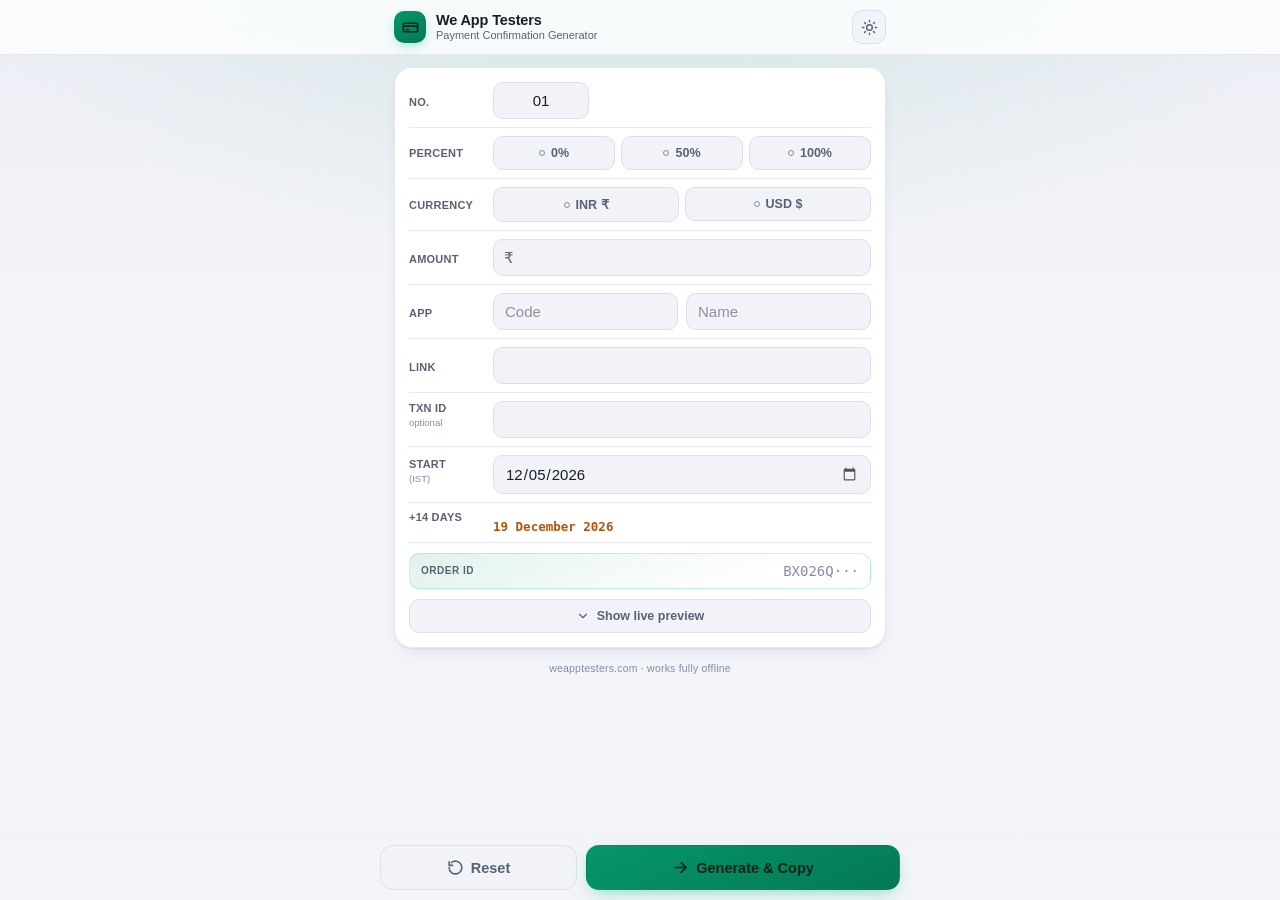
<file: payment.html>
<!DOCTYPE html>
<html lang="en">
<head>
<meta charset="UTF-8">
<meta name="viewport" content="width=device-width, initial-scale=1.0, viewport-fit=cover">
<title>Payment Confirmation Generator · We App Testers</title>
<meta name="theme-color" content="#f4f5f9" id="themeColorMeta">
<script>
// Applied before paint so there's no flash-of-wrong-theme. Light is default.
(function(){
  try{
    var saved = localStorage.getItem('wat_theme');
    if(saved === 'dark'){
      document.documentElement.setAttribute('data-theme','dark');
    }
  }catch(e){}
})();
</script>
<style>
/* ==========================================================================
   TOKENS — We App Testers · Payment Confirmation Generator
   Dense, single-screen entry flow: fields ordered exactly as they read out
   loud, tight vertical rhythm, receipt-style live preview tucked behind a
   toggle so the form itself stays on one screen.
   Light is the default theme (better legibility at low screen brightness);
   dark is available via the toggle in the header.
   ========================================================================== */
:root{
  --bg:#f3f4f9;
  --bg-grad:#eceef5;
  --surface:#ffffff;
  --surface-2:#f1f3f8;
  --surface-3:#e6e9f2;
  --border:#dcdfea;
  --border-soft:#e7e9f2;
  --text:#1a1d29;
  --text-muted:#5b6175;
  --text-faint:#868da2;
  --accent:#059669;
  --accent-strong:#047857;
  --accent-dim:rgba(5,150,105,.12);
  --accent-2:#b45309;
  --danger:#dc2626;
  --danger-dim:rgba(220,38,38,.10);
  --radius-lg:18px;
  --radius-md:13px;
  --radius-sm:10px;
  --shadow-card:0 1px 2px rgba(20,24,40,.05), 0 8px 20px -12px rgba(20,24,40,.18);
  --font-display:-apple-system,BlinkMacSystemFont,'Segoe UI',Roboto,'Helvetica Neue',Arial,sans-serif;
  --font-body:-apple-system,BlinkMacSystemFont,'Segoe UI',Roboto,'Helvetica Neue',Arial,sans-serif;
  --font-mono:ui-monospace,'SF Mono','Cascadia Mono','Roboto Mono','JetBrains Mono',Consolas,monospace;
  --safe-b:env(safe-area-inset-bottom,0px);
}

html[data-theme="dark"]{
  --bg:#0d0f14;
  --bg-grad:#11141b;
  --surface:#171b24;
  --surface-2:#1e2330;
  --surface-3:#262c3c;
  --border:#2a3040;
  --border-soft:#20242f;
  --text:#e9ebf2;
  --text-muted:#9399ad;
  --text-faint:#5c6377;
  --accent:#34d399;
  --accent-strong:#10b981;
  --accent-dim:rgba(52,211,153,.13);
  --accent-2:#fbbf24;
  --danger:#f87171;
  --danger-dim:rgba(248,113,113,.13);
  --shadow-card:0 1px 2px rgba(0,0,0,.4), 0 8px 20px -12px rgba(0,0,0,.55);
}

*{box-sizing:border-box;}
html,body{margin:0;padding:0;}
body{
  background:
    radial-gradient(1200px 600px at 50% -10%, var(--accent-dim) 0%, transparent 60%),
    linear-gradient(180deg,var(--bg-grad),var(--bg) 300px);
  color:var(--text);
  font-family:var(--font-body);
  -webkit-font-smoothing:antialiased;
  min-height:100vh;
  padding-bottom:calc(84px + var(--safe-b));
}
::selection{background:var(--accent-dim);color:var(--accent);}
:focus-visible{outline:2px solid var(--accent);outline-offset:2px;border-radius:8px;}

@media (prefers-reduced-motion: reduce){
  *{animation-duration:.001ms !important;animation-iteration-count:1 !important;transition-duration:.001ms !important;}
}

.wrap{max-width:520px;margin:0 auto;padding:0 14px;}

/* ---------- Header ---------- */
.topbar{
  position:sticky;top:0;z-index:20;
  background:rgba(255,255,255,.78);
  backdrop-filter:blur(14px) saturate(140%);
  -webkit-backdrop-filter:blur(14px) saturate(140%);
  border-bottom:1px solid var(--border-soft);
}
html[data-theme="dark"] .topbar{background:rgba(13,15,20,.85);}
.topbar-inner{
  max-width:520px;margin:0 auto;padding:10px 14px;
  display:flex;align-items:center;gap:10px;
}
.brand-mark{
  width:32px;height:32px;border-radius:10px;flex:0 0 auto;
  background:linear-gradient(155deg,var(--accent) 0%,var(--accent-strong) 100%);
  display:flex;align-items:center;justify-content:center;
  box-shadow:0 4px 14px -4px rgba(16,185,129,.55);
}
.brand-mark svg{width:17px;height:17px;}
.brand-text{line-height:1.1;}
.brand-text .title{font-family:var(--font-display);font-weight:700;font-size:14.5px;letter-spacing:-.01em;}
.brand-text .subtitle{font-size:11px;color:var(--text-muted);margin-top:0;}
.theme-toggle{
  margin-left:auto;flex:0 0 auto;
  width:34px;height:34px;border-radius:10px;
  display:flex;align-items:center;justify-content:center;
  background:var(--surface-2);border:1px solid var(--border);
  color:var(--text-muted);cursor:pointer;
  transition:background .15s ease,color .15s ease,border-color .15s ease,transform .1s ease;
  -webkit-tap-highlight-color:transparent;
}
.theme-toggle:active{transform:scale(.92);}
.theme-toggle svg{width:17px;height:17px;}
.theme-toggle .icon-moon{display:none;}
html[data-theme="dark"] .theme-toggle .icon-sun{display:none;}
html[data-theme="dark"] .theme-toggle .icon-moon{display:block;}
@keyframes pulse{0%,100%{opacity:1;}50%{opacity:.35;}}

/* ---------- Form card: everything lives here, tightly packed ---------- */
.form-card{
  background:var(--surface);
  border:1px solid var(--border-soft);
  border-radius:var(--radius-lg);
  box-shadow:var(--shadow-card);
  padding:14px;
  margin-top:12px;
}
.frow{
  display:flex;align-items:flex-end;gap:10px;
  padding:8px 0;
  border-bottom:1px solid var(--border-soft);
}
.frow:first-child{padding-top:0;}
.frow:last-child{border-bottom:none;padding-bottom:0;}
.frow-label{
  flex:0 0 auto;
  width:74px;
  font-size:11px;font-weight:700;color:var(--text-muted);
  letter-spacing:.02em;text-transform:uppercase;
  padding-bottom:9px;
  line-height:1.25;
}
.frow-label .opt{display:block;font-weight:400;text-transform:none;color:var(--text-faint);font-size:9.5px;letter-spacing:0;margin-top:1px;}
.frow-body{flex:1;min-width:0;}

/* ---------- Fields ---------- */
.input{
  width:100%;
  background:var(--surface-2);
  border:1px solid var(--border);
  color:var(--text);
  font-size:15px;
  font-family:var(--font-body);
  padding:9px 11px;
  border-radius:var(--radius-sm);
  transition:border-color .15s ease, background .15s ease, box-shadow .15s ease;
  appearance:none;-webkit-appearance:none;
}
.input::placeholder{color:var(--text-faint);opacity:.45;}
.input:focus{
  border-color:var(--accent);background:var(--surface-3);
  box-shadow:0 0 0 3px var(--accent-dim);outline:none;
}
.input.has-error{border-color:var(--danger);box-shadow:0 0 0 3px var(--danger-dim);}
.input{color:var(--text) !important;-webkit-text-fill-color:var(--text);}
.input[type=date]{color-scheme:light;}
html[data-theme="dark"] .input[type=date]{color-scheme:dark;}
/* Some Android/iOS WebViews render the native date digits black regardless
   of color-scheme — force them white explicitly. */
.input[type=date]::-webkit-datetime-edit,
.input[type=date]::-webkit-datetime-edit-fields-wrapper,
.input[type=date]::-webkit-datetime-edit-text,
.input[type=date]::-webkit-datetime-edit-day-field,
.input[type=date]::-webkit-datetime-edit-month-field,
.input[type=date]::-webkit-datetime-edit-year-field{
  color:var(--text) !important;
  -webkit-text-fill-color:var(--text);
}
.input[type=date]::-webkit-calendar-picker-indicator{opacity:.65;}
html[data-theme="dark"] .input[type=date]::-webkit-calendar-picker-indicator{filter:invert(1) brightness(1.6);opacity:1;}
.input.compact{max-width:96px;text-align:center;font-variant-numeric:tabular-nums;}
.prefix-input{position:relative;}
.prefix-input .prefix{
  position:absolute;left:11px;top:50%;transform:translateY(-50%);
  color:var(--text-muted);font-size:15px;pointer-events:none;
}
.prefix-input .input{padding-left:24px;}
.two-col{display:grid;grid-template-columns:1fr 1fr;gap:8px;}

/* ---------- Radio chip groups ---------- */
.chip-group{display:flex;gap:6px;flex-wrap:wrap;}
.chip-group .chip{flex:1 1 0;min-width:0;}
.chip{position:relative;}
.chip input{position:absolute;opacity:0;width:0;height:0;}
.chip label{
  display:flex;align-items:center;justify-content:center;gap:6px;
  padding:9px 6px;
  border:1.5px solid var(--border);
  background:var(--surface-2);
  border-radius:var(--radius-sm);
  font-size:12.5px;font-weight:600;color:var(--text-muted);
  cursor:pointer;user-select:none;text-align:center;
  transition:border-color .15s ease, background .15s ease, color .15s ease, transform .1s ease;
  white-space:nowrap;
}
.chip label .dot{
  width:6px;height:6px;border-radius:50%;border:1.5px solid var(--text-faint);
  flex:0 0 auto;transition:all .15s ease;
}
.chip input:checked + label{border-color:var(--accent);background:var(--accent-dim);color:var(--accent);}
.chip input:checked + label .dot{border-color:var(--accent);background:var(--accent);box-shadow:0 0 0 3px var(--accent-dim);}
.chip input:focus-visible + label{outline:2px solid var(--accent);outline-offset:2px;}
.chip label:active{transform:scale(.96);}

/* Payment number row is the one explicitly asked to shrink */
.payno-row .frow-body{display:flex;align-items:center;gap:10px;}

/* ---------- Dynamic method row ---------- */
#methodRow{
  overflow:hidden;max-height:0;opacity:0;
  transition:max-height .28s ease, opacity .24s ease, padding .28s ease;
  padding:0;border-bottom:none;
}
#methodRow.expanded{max-height:80px;opacity:1;padding:8px 0;border-bottom:1px solid var(--border-soft);}

/* ---------- Computed row (order id / apply4production) ---------- */
.computed-row{display:flex;align-items:center;justify-content:space-between;gap:8px;}
.computed-row .v{font-family:var(--font-mono);font-size:12.5px;color:var(--accent-2);font-weight:600;text-align:right;word-break:break-all;}
.computed-row .v.empty{color:var(--text-faint);font-weight:400;}
.order-strip{
  margin-top:10px;padding:9px 11px;border-radius:var(--radius-sm);
  background:linear-gradient(155deg,var(--accent-dim),transparent 75%);
  border:1px solid rgba(52,211,153,.28);
  display:flex;align-items:center;justify-content:space-between;gap:8px;
}
.order-strip .k{font-size:10px;letter-spacing:.05em;text-transform:uppercase;color:var(--text-muted);font-weight:700;}
.order-strip .v{font-family:var(--font-mono);font-size:14px;font-weight:700;color:var(--accent);word-break:break-all;text-align:right;}
.order-strip .v.empty{color:var(--text-faint);font-weight:400;}

/* ---------- Preview toggle + collapsible receipt ---------- */
.preview-toggle{
  width:100%;margin-top:10px;
  display:flex;align-items:center;justify-content:center;gap:7px;
  background:var(--surface-2);border:1px solid var(--border);
  color:var(--text-muted);font-family:var(--font-display);font-weight:700;font-size:12.5px;
  padding:9px;border-radius:var(--radius-sm);cursor:pointer;
  -webkit-tap-highlight-color:transparent;
}
.preview-toggle svg{width:14px;height:14px;transition:transform .2s ease;}
.preview-toggle.open svg{transform:rotate(180deg);}
.preview-toggle:active{transform:scale(.98);}

.preview-collapse{
  overflow:hidden;max-height:0;opacity:0;
  transition:max-height .32s ease, opacity .26s ease, margin .32s ease;
}
.preview-collapse.open{max-height:520px;opacity:1;margin-top:10px;}

.receipt{
  position:relative;background:#0f1218;border:1px solid var(--border-soft);
  border-radius:14px;box-shadow:var(--shadow-card);padding:18px 16px 20px;
}
.receipt::before, .receipt::after{
  content:"";position:absolute;left:0;right:0;height:10px;
  background:
    linear-gradient(135deg,transparent 50%, var(--bg) 50%) 0 0/12px 12px repeat-x,
    linear-gradient(-135deg,transparent 50%, var(--bg) 50%) 0 0/12px 12px repeat-x;
  background-position:0 0, 6px 0;
}
.receipt::before{top:-1px;transform:scaleY(-1);}
.receipt::after{bottom:-1px;}
.receipt-body{
  font-family:var(--font-mono);font-size:12px;line-height:1.6;color:#d7dbe6;
  white-space:pre-wrap;word-break:break-word;max-height:320px;overflow-y:auto;
}
.receipt-body::-webkit-scrollbar{width:6px;}
.receipt-body::-webkit-scrollbar-thumb{background:var(--surface-3);border-radius:6px;}

/* ---------- Action bar ---------- */
.actionbar{
  position:fixed;left:0;right:0;bottom:0;z-index:30;
  padding:10px 14px calc(10px + var(--safe-b));
  background:linear-gradient(180deg, rgba(243,244,249,0) 0%, rgba(243,244,249,.94) 24%, rgba(243,244,249,.98) 100%);
}
html[data-theme="dark"] .actionbar{
  background:linear-gradient(180deg, rgba(13,15,20,0) 0%, rgba(13,15,20,.94) 24%, rgba(13,15,20,.98) 100%);
}
.actionbar-inner{max-width:520px;margin:0 auto;display:flex;gap:9px;}
.btn{
  flex:1;display:flex;align-items:center;justify-content:center;gap:7px;
  font-family:var(--font-display);font-weight:700;font-size:14.5px;
  padding:13px 14px;border-radius:13px;border:1px solid transparent;
  cursor:pointer;transition:transform .12s ease, filter .15s ease, background .15s ease;
  -webkit-tap-highlight-color:transparent;
}
.btn:active{transform:scale(.97);}
.btn svg{width:17px;height:17px;}
.btn-primary{
  background:linear-gradient(155deg,var(--accent) 0%, var(--accent-strong) 100%);
  color:#06251a;flex:1.7;box-shadow:0 6px 18px -6px rgba(16,185,129,.55);
}
.btn-ghost{background:var(--surface-2);border-color:var(--border);color:var(--text-muted);}
.btn-ghost:hover{color:var(--text);border-color:var(--text-faint);}

/* ---------- Toast ---------- */
.toast{
  position:fixed;left:50%;bottom:86px;transform:translate(-50%,16px);
  z-index:50;display:flex;align-items:center;gap:9px;
  background:#0e2a1f;color:var(--accent);border:1px solid rgba(52,211,153,.4);
  padding:11px 17px;border-radius:999px;font-family:var(--font-display);font-weight:700;font-size:13px;
  box-shadow:0 10px 30px -8px rgba(16,185,129,.5);
  opacity:0;pointer-events:none;transition:opacity .25s ease, transform .25s ease;
}
.toast.show{opacity:1;transform:translate(-50%,0);pointer-events:auto;}
.toast.error{background:#2a1414;color:var(--danger);border-color:rgba(248,113,113,.4);box-shadow:0 10px 30px -8px rgba(248,113,113,.45);}
.toast svg{width:16px;height:16px;flex:0 0 auto;}

.foot-note{text-align:center;color:var(--text-faint);font-size:10.5px;margin:14px 0 4px;letter-spacing:.02em;}

@media (max-width:360px){
  .frow-label{width:62px;font-size:10px;}
  .chip label{font-size:11.5px;padding:8px 4px;}
}
</style>
</head>
<body>

<header class="topbar">
  <div class="topbar-inner">
    <div class="brand-mark">
      <svg viewBox="0 0 24 24" fill="none" stroke="#06251a" stroke-width="2.4" stroke-linecap="round" stroke-linejoin="round">
        <path d="M3 10h18M7 15h2M3 6h18a1 1 0 0 1 1 1v10a1 1 0 0 1-1 1H3a1 1 0 0 1-1-1V7a1 1 0 0 1 1-1Z"/>
      </svg>
    </div>
    <div class="brand-text">
      <div class="title">We App Testers</div>
      <div class="subtitle">Payment Confirmation Generator</div>
    </div>
    <button class="theme-toggle" id="themeToggle" type="button" aria-label="Toggle dark mode">
      <svg class="icon-sun" viewBox="0 0 24 24" fill="none" stroke="currentColor" stroke-width="2" stroke-linecap="round" stroke-linejoin="round"><circle cx="12" cy="12" r="4"/><path d="M12 2v2M12 20v2M4.93 4.93l1.41 1.41M17.66 17.66l1.41 1.41M2 12h2M20 12h2M4.93 19.07l1.41-1.41M17.66 6.34l1.41-1.41"/></svg>
      <svg class="icon-moon" viewBox="0 0 24 24" fill="none" stroke="currentColor" stroke-width="2" stroke-linecap="round" stroke-linejoin="round"><path d="M21 12.79A9 9 0 1 1 11.21 3 7 7 0 0 0 21 12.79Z"/></svg>
    </button>
  </div>
</header>

<main class="wrap">
  <div class="form-card">

    <!-- 1. Payment Number -->
    <div class="frow payno-row">
      <div class="frow-label">No.</div>
      <div class="frow-body">
        <input class="input compact" id="paymentNumber" type="text" inputmode="numeric" value="01" maxlength="6" enterkeyhint="next">
      </div>
    </div>

    <!-- 2. Payment percentage -->
    <div class="frow">
      <div class="frow-label">Percent</div>
      <div class="frow-body">
        <div class="chip-group" id="statusGroup">
          <div class="chip"><input type="radio" name="status" id="status0" value="0"><label for="status0"><span class="dot"></span>0%</label></div>
          <div class="chip"><input type="radio" name="status" id="status50" value="50"><label for="status50"><span class="dot"></span>50%</label></div>
          <div class="chip"><input type="radio" name="status" id="status100" value="100"><label for="status100"><span class="dot"></span>100%</label></div>
        </div>
      </div>
    </div>

    <!-- 3. Currency -->
    <div class="frow">
      <div class="frow-label">Currency</div>
      <div class="frow-body">
        <div class="chip-group" id="currencyGroup">
          <div class="chip"><input type="radio" name="currency" id="curINR" value="INR"><label for="curINR"><span class="dot"></span>INR ₹</label></div>
          <div class="chip"><input type="radio" name="currency" id="curUSD" value="USD"><label for="curUSD"><span class="dot"></span>USD $</label></div>
        </div>
      </div>
    </div>

    <!-- 4. Amount -->
    <div class="frow">
      <div class="frow-label">Amount</div>
      <div class="frow-body">
        <div class="prefix-input">
          <span class="prefix" id="amountPrefix">₹</span>
          <input class="input" id="amount" type="number" inputmode="decimal" min="0" step="0.01" enterkeyhint="next">
        </div>
      </div>
    </div>

    <!-- 5. Payment method (dynamic) -->
    <div class="frow" id="methodRow">
      <div class="frow-label">Method</div>
      <div class="frow-body">
        <div class="chip-group" id="methodGroupINR" style="display:none;">
          <div class="chip"><input type="radio" name="method" id="mCBI" value="CBI UPI"><label for="mCBI"><span class="dot"></span>CBI UPI</label></div>
          <div class="chip"><input type="radio" name="method" id="mSBI" value="SBI UPI"><label for="mSBI"><span class="dot"></span>SBI UPI</label></div>
          <div class="chip"><input type="radio" name="method" id="mFINO" value="FINO UPI"><label for="mFINO"><span class="dot"></span>FINO UPI</label></div>
        </div>
        <div class="chip-group" id="methodGroupUSD" style="display:none;">
          <div class="chip"><input type="radio" name="method" id="mPayPal" value="PayPal"><label for="mPayPal"><span class="dot"></span>PayPal</label></div>
          <div class="chip"><input type="radio" name="method" id="mBinance" value="Binance"><label for="mBinance"><span class="dot"></span>Binance</label></div>
        </div>
      </div>
    </div>

    <!-- 6. App Code + App Name -->
    <div class="frow">
      <div class="frow-label">App</div>
      <div class="frow-body">
        <div class="two-col">
          <input class="input" id="appCode" type="text" placeholder="Code" autocomplete="off" autocapitalize="characters" maxlength="12" enterkeyhint="next">
          <input class="input" id="appName" type="text" placeholder="Name" autocomplete="off" autocapitalize="words" enterkeyhint="next">
        </div>
      </div>
    </div>

    <!-- 7. Play Store Link -->
    <div class="frow">
      <div class="frow-label">Link</div>
      <div class="frow-body">
        <input class="input" id="playLink" type="url" autocomplete="off" autocapitalize="off" enterkeyhint="next">
      </div>
    </div>

    <!-- Transaction ID (optional, out of the quick-flow order on purpose) -->
    <div class="frow">
      <div class="frow-label">Txn ID <span class="opt">optional</span></div>
      <div class="frow-body">
        <input class="input" id="transactionId" type="text" autocomplete="off" autocapitalize="characters" enterkeyhint="done">
      </div>
    </div>

    <!-- 8. Start Date — defaults to today (IST), editable -->
    <div class="frow">
      <div class="frow-label">Start <span class="opt">(IST)</span></div>
      <div class="frow-body">
        <input class="input" id="startDate" type="date">
      </div>
    </div>

    <!-- Computed: Apply4production -->
    <div class="frow">
      <div class="frow-label">+14 days</div>
      <div class="frow-body computed-row">
        <span class="v empty" id="apply4prodValue">—</span>
      </div>
    </div>

    <!-- Auto Order ID -->
    <div class="order-strip">
      <span class="k">Order ID</span>
      <span class="v empty" id="orderIdValue">BX026Q···</span>
    </div>

    <!-- Preview toggle -->
    <button class="preview-toggle" id="previewToggle" type="button">
      <svg viewBox="0 0 24 24" fill="none" stroke="currentColor" stroke-width="2" stroke-linecap="round" stroke-linejoin="round"><path d="M6 9l6 6 6-6"/></svg>
      Show live preview
    </button>
    <div class="preview-collapse" id="previewCollapse">
      <div class="receipt">
        <div class="receipt-body" id="previewBody">Fill in the form to build the confirmation…</div>
      </div>
    </div>

  </div>

  <div class="foot-note">weapptesters.com · works fully offline</div>
</main>

<div class="actionbar">
  <div class="actionbar-inner">
    <button class="btn btn-ghost" id="resetBtn" type="button">
      <svg viewBox="0 0 24 24" fill="none" stroke="currentColor" stroke-width="2.2" stroke-linecap="round" stroke-linejoin="round"><path d="M3 12a9 9 0 1 0 3-6.7"/><path d="M3 4v5h5"/></svg>
      Reset
    </button>
    <button class="btn btn-primary" id="generateBtn" type="button">
      <svg viewBox="0 0 24 24" fill="none" stroke="#06251a" stroke-width="2.4" stroke-linecap="round" stroke-linejoin="round"><path d="M5 12h14M13 5l7 7-7 7"/></svg>
      Generate &amp; Copy
    </button>
  </div>
</div>

<div class="toast" id="toast">
  <svg viewBox="0 0 24 24" fill="none" stroke="currentColor" stroke-width="2.6" stroke-linecap="round" stroke-linejoin="round"><path d="M20 6 9 17l-5-5"/></svg>
  <span id="toastMsg">Copied Successfully ✅</span>
</div>

<script>
(function(){
  "use strict";

  /* ---------------------------------------------------------------------
     Element references
     --------------------------------------------------------------------- */
  var el = {
    paymentNumber: document.getElementById('paymentNumber'),
    amount: document.getElementById('amount'),
    amountPrefix: document.getElementById('amountPrefix'),
    transactionId: document.getElementById('transactionId'),
    appCode: document.getElementById('appCode'),
    appName: document.getElementById('appName'),
    playLink: document.getElementById('playLink'),
    startDate: document.getElementById('startDate'),
    apply4prodValue: document.getElementById('apply4prodValue'),
    orderIdValue: document.getElementById('orderIdValue'),
    methodRow: document.getElementById('methodRow'),
    methodGroupINR: document.getElementById('methodGroupINR'),
    methodGroupUSD: document.getElementById('methodGroupUSD'),
    previewToggle: document.getElementById('previewToggle'),
    previewCollapse: document.getElementById('previewCollapse'),
    previewBody: document.getElementById('previewBody'),
    generateBtn: document.getElementById('generateBtn'),
    resetBtn: document.getElementById('resetBtn'),
    themeToggle: document.getElementById('themeToggle'),
    toast: document.getElementById('toast'),
    toastMsg: document.getElementById('toastMsg')
  };

  var STORAGE_KEY = 'wat_payment_confirmation_v1';
  var toastTimer = null;

  /* ---------------------------------------------------------------------
     Helpers
     --------------------------------------------------------------------- */
  function getRadioValue(name){
    var n = document.querySelector('input[name="' + name + '"]:checked');
    return n ? n.value : '';
  }
  function setRadioValue(name, value){
    if(!value) return;
    var n = document.querySelector('input[name="' + name + '"][value="' + CSS.escape(value) + '"]');
    if(n) n.checked = true;
  }
  function formatDate(date){
    return new Intl.DateTimeFormat('en-GB', { day:'2-digit', month:'long', year:'numeric' }).format(date);
  }
  function parseDateInput(str){
    var parts = str.split('-');
    return new Date(parseInt(parts[0],10), parseInt(parts[1],10)-1, parseInt(parts[2],10));
  }
  function addDays(date, days){
    var d = new Date(date.getTime());
    d.setDate(d.getDate() + days);
    return d;
  }
  function todayIST(){
    // returns YYYY-MM-DD for the current date in India Standard Time
    return new Intl.DateTimeFormat('en-CA', { timeZone:'Asia/Kolkata' }).format(new Date());
  }
  function suffixForStatus(status){
    if(status === '0') return 'X';
    if(status === '50') return 'Y';
    if(status === '100') return 'Z';
    return '';
  }
  function currencySymbol(cur){
    if(cur === 'INR') return '₹';
    if(cur === 'USD') return '$';
    return '';
  }

  /* ---------------------------------------------------------------------
     Read current form state
     --------------------------------------------------------------------- */
  function readState(){
    return {
      paymentNumber: el.paymentNumber.value.trim(),
      amount: el.amount.value.trim(),
      status: getRadioValue('status'),
      currency: getRadioValue('currency'),
      method: getRadioValue('method'),
      transactionId: el.transactionId.value.trim(),
      appCode: el.appCode.value.trim().toUpperCase(),
      appName: el.appName.value.trim(),
      playLink: el.playLink.value.trim(),
      startDate: el.startDate.value
    };
  }

  /* ---------------------------------------------------------------------
     Derived values (order id, dates)
     --------------------------------------------------------------------- */
  function computeOrderId(state){
    if(!state.appCode || !state.status) return '';
    return 'BX026Q' + state.appCode + suffixForStatus(state.status);
  }
  function computeDates(state){
    if(!state.startDate) return { start:null, apply:null };
    var start = parseDateInput(state.startDate);
    var apply = addDays(start, 14);
    return { start:start, apply:apply };
  }

  /* ---------------------------------------------------------------------
     Build the confirmation text.
     strict = true  -> used by Generate, throws on missing required fields
     strict = false -> used by the live preview, tolerant of gaps
     --------------------------------------------------------------------- */
  function buildOutput(state, strict){
    var missing = [];
    if(!state.amount) missing.push('Amount');
    if(!state.status) missing.push('Payment Status');
    if(!state.currency) missing.push('Currency');
    if(!state.method) missing.push('Payment Method');
    if(!state.appCode) missing.push('App Code');
    if(!state.appName) missing.push('App Name');
    if(!state.playLink) missing.push('Play Store Link');
    if(!state.startDate) missing.push('Start Date');

    if(strict && missing.length){
      var err = new Error('Please fill in: ' + missing.join(', '));
      err.missing = missing;
      throw err;
    }

    var dates = computeDates(state);
    var orderId = computeOrderId(state);
    var ph = strict ? '' : '—';

    var numberLabel = state.paymentNumber || (ph || '1');
    var statusLabel = state.status || ph;
    var sym = currencySymbol(state.currency);
    var amountLine = sym + (state.amount || ph) + ' ' + (state.currency || ph) + ' in ' + (state.method || ph);

    // Exact line-by-line spacing per spec — no « » symbols, no smart quotes,
    // no extra indentation, highlighted lines use "> " only. Blank lines are
    // only where explicitly shown below; several sections near the end run
    // back-to-back with no blank line between them.
    var lines = [];

    lines.push(numberLabel + '. 💰' + statusLabel + '% Payment Received ✅ ' + amountLine);
    if(state.transactionId){
      lines.push('Transaction id : ' + state.transactionId);
    }
    if(state.status === '0'){
      lines.push('> Remaining payment before testing starts');
    } else if(state.status === '50'){
      lines.push('> Remaining payment after Production Access approval');
    }
    lines.push('');
    lines.push('> ' + (state.appCode || ph) + ' ' + (state.appName || ph));
    lines.push('Link 🔗');
    lines.push(state.playLink || ph);
    lines.push('');
    lines.push('Start : ' + (dates.start ? formatDate(dates.start) : ph) + ' (IST)');
    lines.push('Apply4production : ' + (dates.apply ? formatDate(dates.apply) : ph));
    lines.push('');
    lines.push('Order Id: ' + (orderId || ph));
    lines.push('╔══════════════╗');
    lines.push('🚀 Production Questions Answer');
    lines.push('Will be shared.');
    lines.push('');
    lines.push('🌟 Private Feedback/Review');
    lines.push('Will be done in Play Store before 14 days completion.');
    lines.push('');
    lines.push('📌 Confirmation');
    lines.push('This is the official confirmation text from my side for easy management., No need to reply.');
    lines.push('╚══════════════╝');
    lines.push('> Add our contact number');
    lines.push('+919122061839');
    lines.push('> for future use');
    lines.push('-----------------------------------');
    lines.push('🔹 *Tracking Page:*');
    lines.push('https://weapptesters.com/client_tracking');
    lines.push('Please note:');
    lines.push('Data on this page may have a delay of up to 24 hours due to update processing.');
    lines.push('');
    lines.push('🧾 *Want an Invoice/Receipt?*');
    lines.push("Let us know, and we'll send it to you.");

    return lines.join('\n');
  }

  /* ---------------------------------------------------------------------
     UI updates
     --------------------------------------------------------------------- */
  function updateMethodVisibility(state){
    var hasCurrency = !!state.currency;
    el.methodGroupINR.style.display = state.currency === 'INR' ? 'flex' : 'none';
    el.methodGroupUSD.style.display = state.currency === 'USD' ? 'flex' : 'none';
    el.methodRow.classList.toggle('expanded', hasCurrency);
    if(!hasCurrency){
      var checked = document.querySelector('input[name="method"]:checked');
      if(checked) checked.checked = false;
    }
    el.amountPrefix.textContent = state.currency === 'USD' ? '$' : '₹';
  }

  function updateComputed(state){
    var dates = computeDates(state);
    if(dates.apply){
      el.apply4prodValue.textContent = formatDate(dates.apply);
      el.apply4prodValue.classList.remove('empty');
    } else {
      el.apply4prodValue.textContent = '—';
      el.apply4prodValue.classList.add('empty');
    }

    var orderId = computeOrderId(state);
    if(orderId){
      el.orderIdValue.textContent = orderId;
      el.orderIdValue.classList.remove('empty');
    } else {
      el.orderIdValue.textContent = 'BX026Q···';
      el.orderIdValue.classList.add('empty');
    }
  }

  function updatePreview(state){
    el.previewBody.textContent = buildOutput(state, false);
  }

  function renderAll(){
    var state = readState();
    updateMethodVisibility(state);
    updateComputed(state);
    updatePreview(state);
    persist(state);
  }

  /* ---------------------------------------------------------------------
     Persistence (Local Storage) — Transaction ID and Start Date are
     intentionally excluded: a stale ID must never be reused, and Start
     Date should default to today on every fresh visit.
     --------------------------------------------------------------------- */
  function persist(state){
    var toSave = {
      paymentNumber: state.paymentNumber,
      status: state.status,
      currency: state.currency,
      method: state.method,
      appCode: state.appCode,
      appName: state.appName,
      playLink: state.playLink
    };
    try{ localStorage.setItem(STORAGE_KEY, JSON.stringify(toSave)); }catch(e){}
  }

  function restore(){
    var raw;
    try{ raw = localStorage.getItem(STORAGE_KEY); }catch(e){ raw = null; }
    if(raw){
      var data;
      try{ data = JSON.parse(raw); }catch(e){ data = null; }
      if(data){
        if(data.paymentNumber) el.paymentNumber.value = data.paymentNumber;
        if(data.appCode) el.appCode.value = data.appCode;
        if(data.appName) el.appName.value = data.appName;
        if(data.playLink) el.playLink.value = data.playLink;
        setRadioValue('status', data.status);
        setRadioValue('currency', data.currency);
        updateMethodVisibility(readState());
        setRadioValue('method', data.method);
      }
    }
    el.startDate.value = todayIST();
  }

  /* ---------------------------------------------------------------------
     Toast
     --------------------------------------------------------------------- */
  function showToast(message, isError){
    el.toastMsg.textContent = message;
    el.toast.classList.toggle('error', !!isError);
    el.toast.classList.add('show');
    if(toastTimer) clearTimeout(toastTimer);
    toastTimer = setTimeout(function(){ el.toast.classList.remove('show'); }, 2600);
  }

  /* ---------------------------------------------------------------------
     Clipboard (with graceful fallback)
     --------------------------------------------------------------------- */
  function copyToClipboard(text){
    if(navigator.clipboard && navigator.clipboard.writeText){
      return navigator.clipboard.writeText(text);
    }
    return new Promise(function(resolve, reject){
      try{
        var ta = document.createElement('textarea');
        ta.value = text;
        ta.style.position = 'fixed';
        ta.style.opacity = '0';
        document.body.appendChild(ta);
        ta.focus();
        ta.select();
        var ok = document.execCommand('copy');
        document.body.removeChild(ta);
        ok ? resolve() : reject(new Error('copy failed'));
      }catch(e){ reject(e); }
    });
  }

  /* ---------------------------------------------------------------------
     Payment number auto-increment (preserves leading-zero width)
     --------------------------------------------------------------------- */
  function incrementPaymentNumber(value){
    var digits = value.replace(/[^0-9]/g,'');
    if(!digits) return value;
    var width = digits.length;
    var next = parseInt(digits, 10) + 1;
    var nextStr = String(next);
    if(nextStr.length < width){ nextStr = nextStr.padStart(width, '0'); }
    return nextStr;
  }

  /* ---------------------------------------------------------------------
     Generate
     --------------------------------------------------------------------- */
  function handleGenerate(){
    var state = readState();
    var text;
    try{
      text = buildOutput(state, true);
    }catch(e){
      showToast(e.missing ? ('Missing: ' + e.missing[0] + (e.missing.length > 1 ? ' +' + (e.missing.length-1) + ' more' : '')) : 'Please complete the form', true);
      flashInvalid(e.missing || []);
      return;
    }

    copyToClipboard(text).then(function(){
      showToast('Copied Successfully ✅', false);
      el.transactionId.value = '';
      el.startDate.value = todayIST();
      renderAll();
    }).catch(function(){
      showToast('Could not copy — select the preview text manually', true);
    });
  }

  function flashInvalid(missingLabels){
    var map = {
      'Amount': el.amount,
      'App Code': el.appCode,
      'App Name': el.appName,
      'Play Store Link': el.playLink,
      'Start Date': el.startDate
    };
    Object.keys(map).forEach(function(k){
      if(missingLabels.indexOf(k) !== -1){
        var node = map[k];
        node.classList.add('has-error');
        setTimeout(function(){ node.classList.remove('has-error'); }, 1600);
      }
    });
  }

  /* ---------------------------------------------------------------------
     Reset
     --------------------------------------------------------------------- */
  function handleReset(){
    document.querySelectorAll('input[type=radio]').forEach(function(r){ r.checked = false; });
    el.amount.value = '';
    el.transactionId.value = '';
    el.appCode.value = '';
    el.appName.value = '';
    el.playLink.value = '';
    el.paymentNumber.value = '01';
    el.startDate.value = todayIST();
    try{ localStorage.removeItem(STORAGE_KEY); }catch(e){}
    renderAll();
    showToast('Form reset', false);
  }

  /* ---------------------------------------------------------------------
     Preview toggle
     --------------------------------------------------------------------- */
  function togglePreview(){
    var open = el.previewCollapse.classList.toggle('open');
    el.previewToggle.classList.toggle('open', open);
    el.previewToggle.lastChild.textContent = open ? ' Hide live preview' : ' Show live preview';
  }

  var THEME_KEY = 'wat_theme';
  function applyTheme(theme){
    document.documentElement.setAttribute('data-theme', theme === 'dark' ? 'dark' : 'light');
    var meta = document.getElementById('themeColorMeta');
    if(meta) meta.setAttribute('content', theme === 'dark' ? '#0d0f14' : '#f4f5f9');
  }
  function toggleTheme(){
    var current = document.documentElement.getAttribute('data-theme') === 'dark' ? 'dark' : 'light';
    var next = current === 'dark' ? 'light' : 'dark';
    applyTheme(next);
    try{ localStorage.setItem(THEME_KEY, next); }catch(e){}
  }

  /* ---------------------------------------------------------------------
     App Name — capitalize the first letter of every word as you type,
     regardless of what the device keyboard does with autocapitalize.
     --------------------------------------------------------------------- */
  function titleCase(str){
    return str.replace(/(^|\s)([a-z])/g, function(m, sep, ch){ return sep + ch.toUpperCase(); });
  }
  el.appName.addEventListener('input', function(){
    var pos = el.appName.selectionStart;
    var fixed = titleCase(el.appName.value);
    if(fixed !== el.appName.value){
      el.appName.value = fixed;
      el.appName.setSelectionRange(pos, pos);
    }
  });

  /* ---------------------------------------------------------------------
     Enter key moves to the next field (mobile keyboard "next" behaviour)
     instead of doing nothing. Last field in the chain closes the keyboard.
     --------------------------------------------------------------------- */
  var enterChain = [el.paymentNumber, el.amount, el.appCode, el.appName, el.playLink, el.transactionId];
  enterChain.forEach(function(node, i){
    node.addEventListener('keydown', function(e){
      if(e.key !== 'Enter') return;
      e.preventDefault();
      var next = enterChain[i + 1];
      if(next){
        next.focus();
        if(typeof next.select === 'function' && next.type !== 'date') next.select();
      } else {
        node.blur();
      }
    });
  });

  /* ---------------------------------------------------------------------
     Wire up events
     --------------------------------------------------------------------- */
  var watched = [el.paymentNumber, el.amount, el.transactionId, el.appCode, el.appName, el.playLink, el.startDate];
  watched.forEach(function(node){
    node.addEventListener('input', renderAll);
    node.addEventListener('change', renderAll);
  });
  document.querySelectorAll('input[type=radio]').forEach(function(node){
    node.addEventListener('change', renderAll);
  });
  el.generateBtn.addEventListener('click', handleGenerate);
  el.resetBtn.addEventListener('click', handleReset);
  el.previewToggle.addEventListener('click', togglePreview);
  el.themeToggle.addEventListener('click', toggleTheme);

  /* ---------------------------------------------------------------------
     Init
     --------------------------------------------------------------------- */
  // Sync the theme-color meta / attribute with whatever the head script
  // already applied (or the light default if nothing was saved).
  applyTheme(document.documentElement.getAttribute('data-theme') === 'dark' ? 'dark' : 'light');
  restore();
  renderAll();
})();
</script>
</body>
</html>
</file>
<file: invoice.css>
@import url('https://fonts.googleapis.com/css2?family=Montserrat:wght@400;600;700;800&family=DM+Sans:wght@400;500;600;700&display=swap');

*,*::before,*::after{box-sizing:border-box;margin:0;padding:0}

body{
  background:#eceae4;
  font-family:'DM Sans',sans-serif;
  color:#1a1a1a;
  padding:24px 16px 48px;
  min-height:100vh;
}

/* ════════════════════════════════
   FORM PANEL
════════════════════════════════ */
#form-panel{
  width:760px;
  max-width:100%;
  margin:0 auto 16px;
  background:#fff;
  border:1.5px solid #e0e0e0;
  border-radius:14px;
  padding:26px 30px 30px;
  box-shadow:0 3px 18px rgba(0,0,0,.08);
}

#form-panel h2{
  font-family:'Montserrat',sans-serif;
  font-weight:800;font-size:15px;
  letter-spacing:.07em;text-transform:uppercase;
  color:#1e0c82;
  margin-bottom:16px;padding-bottom:10px;
  border-bottom:2.5px solid #1e0c82;
  display:flex;align-items:center;gap:10px;
}
#form-panel h2::before{
  content:'';
  display:inline-block;width:4px;height:18px;
  background:#4CAF50;border-radius:2px;
}

/* Section */
.form-section{margin-top:20px}
.form-section-title{
  font-family:'Montserrat',sans-serif;
  font-weight:700;font-size:9.5px;
  letter-spacing:.12em;text-transform:uppercase;
  color:#1e0c82;
  margin-bottom:10px;
  padding-bottom:5px;
  border-bottom:1px solid #f0f0f0;
}

/* Grid */
.form-grid{display:grid;grid-template-columns:1fr 1fr;gap:10px 18px}
.form-grid.one{grid-template-columns:1fr}
.form-grid.grid-3{grid-template-columns:1fr 0.8fr 1.2fr} /* Title, Currency, Date */

/* Field */
.form-group{display:flex;flex-direction:column;gap:4px;min-width:0}
.form-group label{
  font-size:9.5px;font-weight:700;
  text-transform:uppercase;letter-spacing:.08em;
  color:#777;
}
.form-group input,
.form-group textarea,
.form-group select{
  border:1.5px solid #e0e0e0;border-radius:10px;
  padding:12px 14px;
  font-family:'DM Sans',sans-serif;font-size:16px;color:#1a1a1a;
  background:#fafafa;outline:none;
  transition:border-color .18s, box-shadow .18s;
  -webkit-appearance: none;
  min-width:0;
  margin-top:auto;
}
.form-group input:focus,
.form-group textarea:focus,
.form-group select:focus{
  border-color:#1e0c82;background:#fff;
  box-shadow:0 0 0 3px rgba(26,20,100,.1);
}
.form-group textarea{resize:vertical;min-height:60px}

/* Invoice number */
.inv-num-parts{display:flex;align-items:center;gap:6px}
.inv-num-parts input{
  flex:1;text-align:center;font-weight:700;letter-spacing:.05em;
  border:1.5px solid #e0e0e0;border-radius:10px;
  padding:12px 10px;font-family:'DM Sans',sans-serif;
  font-size:16px;background:#fafafa;outline:none;
  transition:border-color .18s, box-shadow .18s;
  -webkit-appearance: none;
  min-width: 0;
}
.inv-num-parts input:focus{
  border-color:#1e0c82;background:#fff;
  box-shadow:0 0 0 3px rgba(26,20,100,.1);
}
.inv-num-sep{font-weight:700;color:#ccc;font-size:16px;line-height:1;flex-shrink:0}
.inv-num-preview{
  margin-top:5px;font-size:11px;color:#888;
}
.inv-num-preview strong{color:#1e0c82;font-size:12px}

/* Preset pills */
.preset-pills{display:flex;gap:7px;flex-wrap:wrap}
.preset-pill{
  display:flex;align-items:center;gap:5px;
  padding:10px 18px;
  border:1.5px solid #e0e0e0;border-radius:10px;
  cursor:pointer;font-weight:700;font-size:14px;
  transition:all .15s;user-select:none;background:#fff;
}
.preset-pill:hover{border-color:#1e0c82}
.preset-pill.active{border-color:#1e0c82;background:#eef0ff;color:#1e0c82}
.preset-pill input{display:none}

/* Custom price */
#custom-price-wrap{
  display:none;align-items:center;gap:8px;margin-top:8px;
}
#custom-price-wrap select,
#custom-price-wrap input{
  border:1.5px solid #e0e0e0;border-radius:10px;
  padding:12px 14px;font-family:'DM Sans',sans-serif;
  font-size:16px;background:#fafafa;outline:none;
  -webkit-appearance: none;
}
#custom-price-wrap select:focus,
#custom-price-wrap input:focus{
  border-color:#1e0c82;background:#fff;
  box-shadow:0 0 0 3px rgba(26,20,100,.1);
}
#custom-price-wrap select{width:80px}
#custom-price-wrap input{flex:1;max-width:180px}

/* Agreed price */
.agreed-row{
  display:flex;align-items:center;gap:10px;flex-wrap:wrap;
  margin-top:10px;padding:11px 14px;
  background:#fffbef;border:1.5px solid #e8c96a;border-radius:8px;
}
.agreed-row label{
  font-size:9.5px;font-weight:700;text-transform:uppercase;
  letter-spacing:.08em;color:#8a6800;white-space:nowrap;
}
.agreed-row input{
  border:1.5px solid #e0e0e0;border-radius:10px;
  padding:12px 14px;font-family:'DM Sans',sans-serif;
  font-size:16px;background:#fff;outline:none;
  width:170px;
  -webkit-appearance: none;
}
.agreed-row input:focus{
  border-color:#1e0c82;
  box-shadow:0 0 0 3px rgba(26,20,100,.1);
}
.agreed-row .hint{font-size:11px;color:#b08000}

/* Service entries */
.svc-entry{
  background:#f8f8ff;
  border:1.5px solid #e0e0e0;
  border-radius:10px;
  padding:13px 15px;
  margin-bottom:10px;
}
.svc-row-top{
  display:flex;justify-content:space-between;align-items:center;
  margin-bottom:10px;
}
.svc-pills{display:flex;gap:6px}
.svc-pill{
  display:flex;align-items:center;gap:5px;
  padding:8px 14px;
  border:1.5px solid #ddd;border-radius:8px;
  cursor:pointer;font-weight:600;font-size:13.5px;
  transition:all .15s;user-select:none;
}
.svc-pill:hover{border-color:#1e0c82}
.svc-pill.active{border-color:#1e0c82;background:#eef0ff;color:#1e0c82}
.svc-pill input{display:none}

.svc-remove{
  background:#fff0f0;border:1.5px solid #fcc;border-radius:8px;
  padding:8px 14px;cursor:pointer;font-size:13px;color:#c00;font-weight:600;
  transition:background .15s;white-space:nowrap;
}
.svc-remove:hover{background:#ffe0e0}

.svc-fields{
  display:flex;gap:8px;align-items:flex-end;
}
.svc-fg{display:flex;flex-direction:column;gap:4px}
.svc-fg label{font-size:9px;font-weight:700;text-transform:uppercase;letter-spacing:.07em;color:#888}
.svc-fg input,
.svc-fg select{
  border:1.5px solid #e0e0e0;border-radius:10px;
  padding:12px 14px;font-family:'DM Sans',sans-serif;
  font-size:16px;background:#fff;outline:none;
  transition:border-color .18s, box-shadow .18s;width:100%;
  -webkit-appearance: none;
}
.svc-fg input:focus,
.svc-fg select:focus{
  border-color:#1e0c82;
  box-shadow:0 0 0 3px rgba(26,20,100,.1);
}

/* Add service buttons */
.add-svc-row{display:flex;gap:8px;margin-top:2px}
.btn-svc{
  background:#f0f4ff;border:1.5px solid #1e0c82;border-radius:10px;
  padding:12px 20px;font-family:'Montserrat',sans-serif;font-weight:700;
  font-size:12px;letter-spacing:.06em;text-transform:uppercase;
  color:#1e0c82;cursor:pointer;transition:background .15s;
}
.btn-svc:hover{background:#dde4ff}

/* Payment entries */
.pay-entry{display:flex;gap:8px;align-items:center;margin-bottom:7px}
.pay-entry .pay-date,
.pay-entry .pay-amt,
.pay-entry .pay-method,
.pay-entry .pay-ref{
  padding:10px 14px;
  font-family:'DM Sans',sans-serif;
  font-size:14px;
  border:1px solid #e0e0e0;
  border-radius:8px;
  background:#fff;
  transition:0.3s;
}
.pay-entry .pay-date:focus,
.pay-entry .pay-amt:focus,
.pay-entry .pay-method:focus,
.pay-entry .pay-ref:focus{
  border-color:#1e0c82;background:#fff;
  box-shadow:0 0 0 3px rgba(26,20,100,.1);
}
.pay-entry .pay-date{flex:1.2}
.pay-entry .pay-amt{flex:1}
.pay-entry .pay-method{flex:1}
.pay-entry .pay-ref{flex:1.5}
.pay-remove{
  background:#fff0f0;border:1.5px solid #fcc;border-radius:7px;
  padding:7px 12px;cursor:pointer;font-size:12px;color:#c00;font-weight:700;
}
.pay-remove:hover{background:#ffe0e0}

.btn-add{
  background:#f0f4ff;border:1.5px solid #1e0c82;border-radius:10px;
  padding:12px 18px;font-family:'Montserrat',sans-serif;font-weight:700;
  font-size:12px;letter-spacing:.06em;text-transform:uppercase;
  color:#1e0c82;cursor:pointer;margin-top:4px;transition:background .15s;
}
.btn-add:hover{background:#dde4ff}

.manual-toggle{
  display:flex;align-items:center;gap:8px;
  margin-top:9px;font-size:12.5px;color:#444;cursor:pointer;
}
.manual-toggle input[type=checkbox]{accent-color:#1e0c82;width:15px;height:15px}
#manual-field{
  display:none;align-items:center;gap:8px;margin-top:6px;
}
#manual-field span{font-size:12.5px;font-weight:600;color:#666}
#manual-field input{
  border:1.5px solid #e0e0e0;border-radius:10px;
  padding:12px 14px;font-family:'DM Sans',sans-serif;
  font-size:16px;background:#fafafa;outline:none;width:170px;
  -webkit-appearance: none;
}
#manual-field input:focus{
  border-color:#1e0c82;background:#fff;
  box-shadow:0 0 0 3px rgba(26,20,100,.1);
}

/* Download button */
#btn-download{
  display:block;
  width:760px;max-width:100%;
  margin:0 auto 24px;
  padding:15px;
  background:linear-gradient(135deg, #1e0c82 0%, #1394a7 100%);
  color:#fff;
  font-family:'Montserrat',sans-serif;font-weight:700;font-size:13.5px;
  letter-spacing:.12em;text-transform:uppercase;
  border:none;border-radius:11px;cursor:pointer;
  transition:opacity .2s, transform .1s;
  box-shadow:0 4px 18px rgba(26,20,100,.3);
}
#btn-download:hover{opacity:.9;transform:translateY(-1px)}
#btn-download:disabled{opacity:.6;cursor:not-allowed;transform:none}

/* ════════════════════════════════
   RESPONSIVE
════════════════════════════════ */
@media(max-width:800px){
  body{padding:12px 8px 32px}
  #form-panel,#btn-download{width:100%}
  .form-grid{grid-template-columns:1fr 1fr}
  .form-grid.grid-3 { gap: 8px; }
  .form-grid.grid-3 .form-group, .form-grid.grid-3 input, .form-grid.grid-3 select { min-width: 0; }
  .form-grid.grid-3 input, .form-grid.grid-3 select { padding: 10px 8px; font-size: 13px; }
  .form-group.mobile-full { grid-column: 1 / -1; }
  .svc-fields{flex-wrap:wrap}
  .svc-fields .svc-fg:nth-child(1) { flex: 1 1 100% !important; min-width: 100% !important; }
  .svc-fields .svc-fg:nth-child(2) { flex: 1 1 0% !important; min-width: 0 !important; }
  .svc-fields .svc-fg:nth-child(3) { flex: 1.2 1 0% !important; min-width: 0 !important; }
  .svc-fields .svc-fg:nth-child(4) { flex: 1.5 1 0% !important; min-width: 0 !important; }
}
@media(max-width:500px){
  #form-panel{padding:18px 14px 22px}
  .preset-pills{gap:5px}
  .preset-pill{padding:8px 12px;font-size:13px}
}

/* ════════════════════════════════
   FIXES & ADDITIONS
════════════════════════════════ */

/* Bigger labels — minimum readable size */
.form-group label,
.svc-fg label {
  font-size: 11px !important;
}
.form-section-title {
  font-size: 11px !important;
}

/* Required star */
.required {
  color: #e00;
  font-weight: 700;
}
/* Optional badge */
.optional {
  font-weight: 400;
  text-transform: none;
  font-size: 10px;
  color: #aaa;
}

/* Payment section hint — more visible */
.payment-hint {
  font-size: 12px;
  color: #888;
  background: #fffbef;
  border: 1px solid #e8c96a;
  border-radius: 6px;
  padding: 7px 12px;
  margin-bottom: 10px;
}

/* Focus-visible for keyboard accessibility */
button:focus-visible,
input:focus-visible,
select:focus-visible,
textarea:focus-visible {
  outline: 2px solid #1e0c82;
  outline-offset: 2px;
}

/* Action row: reset + download side by side */
.action-row {
  display: flex;
  gap: 12px;
  width: 760px;
  max-width: 100%;
  margin: 0 auto 24px;
}

#btn-download {
  flex: 1;
  width: auto;
  margin: 0;
}

.btn-reset {
  background: #fff;
  border: 1.5px solid #ccc;
  border-radius: 11px;
  padding: 15px 20px;
  font-family: 'Montserrat', sans-serif;
  font-weight: 700;
  font-size: 12px;
  letter-spacing: .08em;
  text-transform: uppercase;
  color: #666;
  cursor: pointer;
  transition: background .15s, border-color .15s, color .15s;
  white-space: nowrap;
}
.btn-reset:hover {
  background: #fff0f0;
  border-color: #e00;
  color: #c00;
}

#btn-preview, #btn-download-pdf, #btn-download-img,
.btn-download-pdf, .btn-download-img {
  background: #1e0c82;
  color: #fff;
  border: none;
  border-radius: 12px;
  padding: 16px 24px;
  font-family: 'Montserrat', sans-serif;
  font-size: 14px;
  font-weight: 700;
  letter-spacing: .08em;
  text-transform: uppercase;
  cursor: pointer;
  transition: transform .15s, background .15s, box-shadow .15s;
  box-shadow: 0 4px 12px rgba(30,12,130,.3);
  flex: 1;
}
#btn-preview:hover, #btn-download-pdf:hover, #btn-download-img:hover,
.btn-download-pdf:hover, .btn-download-img:hover {
  background: #150861;
  transform: translateY(-2px);
  box-shadow: 0 6px 16px rgba(30,12,130,.4);
}

/* Preview Modal */
#preview-modal {
  display: none;
  position: fixed;
  top: 0; left: 0; right: 0; bottom: 0;
  background: rgba(0,0,0,0.8);
  z-index: 9999;
  flex-direction: column;
}
.preview-toolbar {
  display: flex;
  justify-content: space-between;
  align-items: center;
  padding: 15px 30px;
  background: #fff;
  box-shadow: 0 2px 10px rgba(0,0,0,0.1);
}
.preview-content {
  flex: 1;
  padding: 20px;
  overflow: auto;
}
#preview-wrapper {
  margin: 0 auto;
  box-shadow: 0 0 20px rgba(0,0,0,0.3);
  overflow: hidden;
  background: #fff;
}
#preview-frame {
  width: 210mm;
  height: 297mm;
  border: none;
  display: block;
}

/* Validation error box */
#validation-errors {
  display: none;
}

@media(max-width: 800px) {
  .action-row { width: 100%; flex-direction: column; }
  #btn-preview { width: 100%; }
  .btn-reset { width: 100%; }
  
  .preview-toolbar {
    flex-direction: column;
    gap: 12px;
    padding: 12px 16px;
  }
  .preview-toolbar > div {
    max-width: none !important;
    width: 100%;
  }
  #btn-download-pdf, #btn-download-img {
    padding: 12px 10px;
    font-size: 12px;
  }
}

/* Auto caps with typing */
input[type="text"] {
  text-transform: capitalize;
}
#inp-pkg-name,
#inp-client-email,
#custom-price-wrap input {
  text-transform: none;
}
#inp-inv-p1, #inp-inv-p2, #inp-inv-p3 {
  text-transform: uppercase;
}

/* ════════════════════════════════
   MOBILE RESPONSIVENESS
════════════════════════════════ */
@media (max-width: 650px) {
  .form-grid {
    grid-template-columns: 1fr 1fr;
  }
  .form-group.mobile-full {
    grid-column: 1 / -1;
  }
  .svc-row-top {
    flex-direction: column;
    align-items: flex-start;
    gap: 8px;
  }
  #form-panel {
    padding: 20px 16px;
  }
  .pay-entry {
    flex-wrap: wrap;
  }
  .pay-entry .pay-date,
  .pay-entry .pay-method,
  .pay-entry .pay-ref,
  .pay-entry .pay-amt {
    flex: 1 1 40%;
  }
  .pay-remove {
    flex: 1 1 100%;
  }
}
</file>
